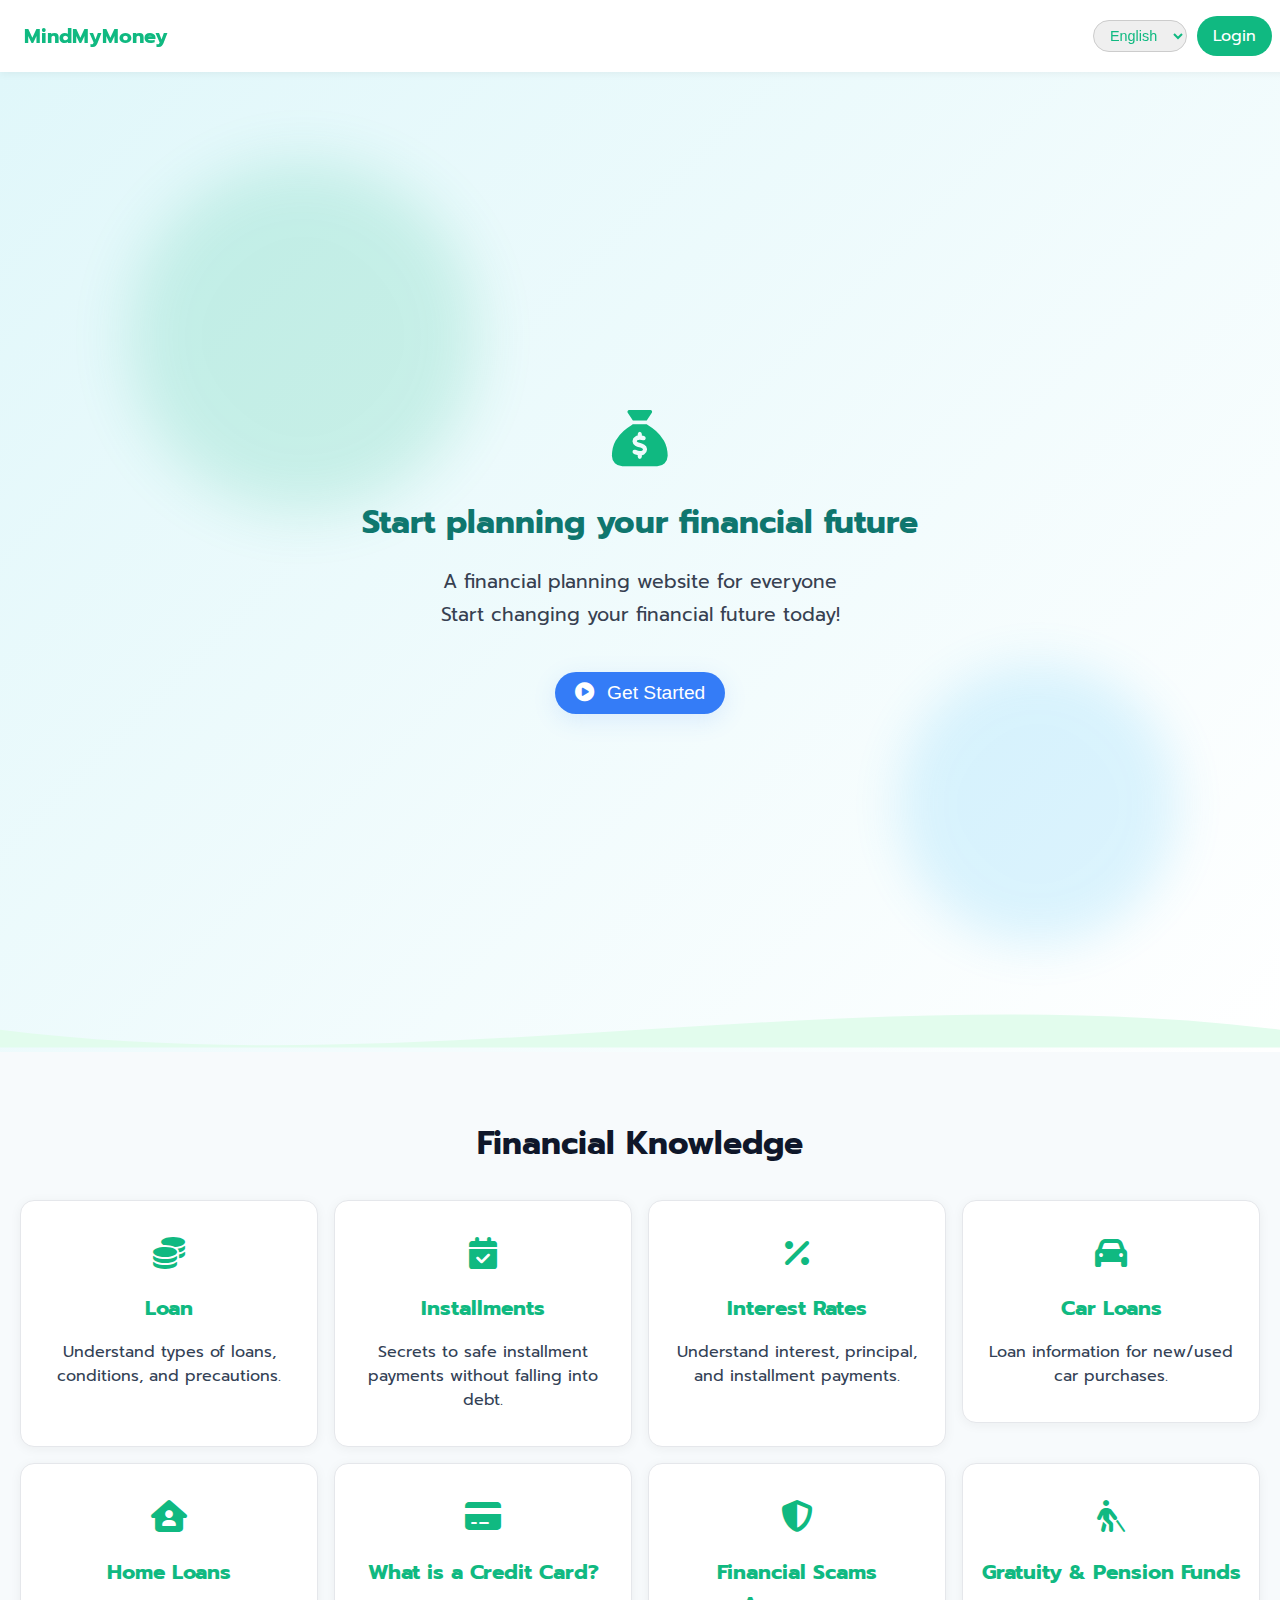
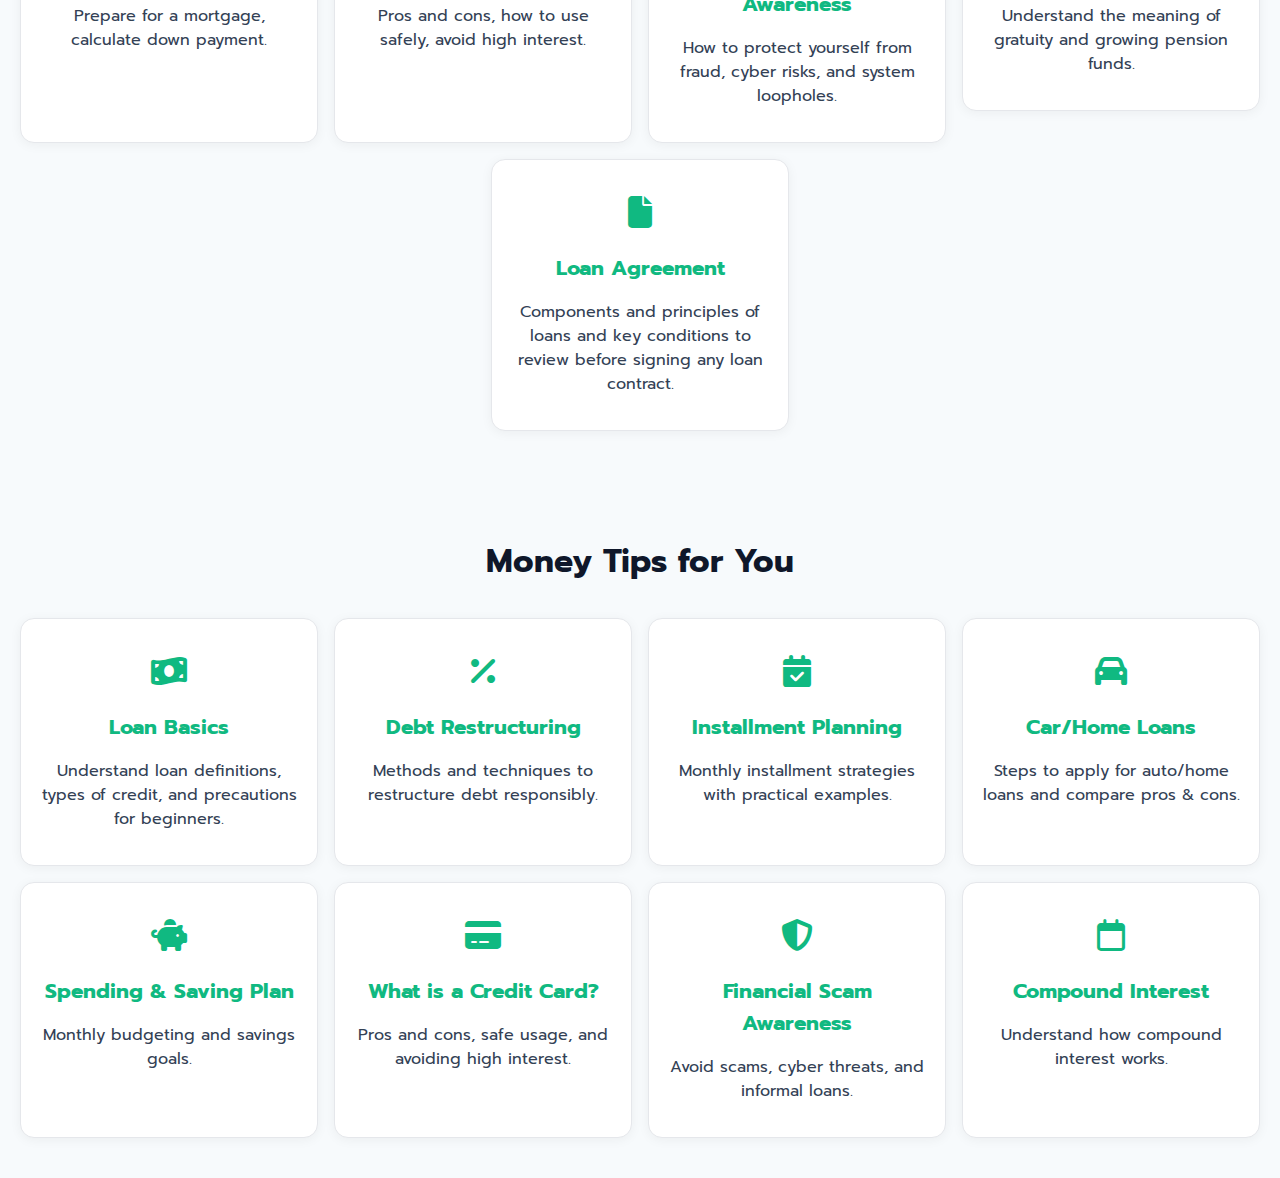
<file: index.html>
<!DOCTYPE html>
<html lang="en">
<head>
  <meta charset="utf-8"/>
  <meta content="width=device-width, initial-scale=1" name="viewport"/>
  <title>MindMyMoney</title>
  <link href="https://cdnjs.cloudflare.com/ajax/libs/font-awesome/6.5.0/css/all.min.css" rel="stylesheet"/>
  <link href="https://fonts.googleapis.com/css2?family=Prompt&display=swap" rel="stylesheet"/>
  <link href="styles.css" rel="stylesheet"/>
  <style>
    body { font-family:'Prompt',sans-serif; margin:0; background:#f7fafb; color:#1f2937; }
    .navbar { background:#fff; padding:16px 24px; display:flex; align-items:center; gap:12px; box-shadow:0 2px 8px rgba(0,0,0,.05); position:sticky; top:0; z-index:10; }
    .logo { color:#10b981; margin:0; font-size:1.25rem; }
    .login-button { background:#10b981; color:#fff; border:none; border-radius:20px; padding:8px 16px; cursor:pointer; }
    .hero { min-height:58vh; display:flex; align-items:center; justify-content:center; text-align:center; background:linear-gradient(135deg,#e0f7fa,#ffffff); padding:40px 16px; position:relative; overflow:hidden; }
    .hero-icon { font-size:56px; color:#10b981; }
    .hero-headline { font-size:2rem; margin:12px 0 8px; color:#0f766e; }
    .hero-subtitle { color:#374151; line-height:1.7; }
    .hero-btn { background:#347cf7; color:#fff; border:none; border-radius:9999px; padding:10px 20px; margin-top:16px; cursor:pointer; }
    .knowledge-section { padding:40px 16px; }
    .knowledge-section h2 { text-align:center; color:#0f172a; }
    .knowledge-cards { display:flex; flex-wrap:wrap; gap:16px; justify-content:center; margin-top:18px; }
    .knowledge-card { background:#fff; border:1px solid #e5e7eb; border-radius:14px; padding:18px; width:260px; box-shadow:0 2px 12px rgba(0,0,0,.05); transition:transform .15s ease; }
    .knowledge-card:hover { transform:translateY(-3px); }
    .center-icon { text-align:center; margin:18px 0 6px; }
    a.card-link { text-decoration:none; color:inherit; }
  </style>
</head>
<body>

  <!-- Navbar -->
  <header class="navbar">
    <h1 class="logo" id="logo" data-i18n="brand.name">MindMyMoney</h1>
    <div style="margin-left:auto; display:flex; align-items:center; gap:10px;">
      <select id="language-select" onchange="applyLanguage()" style="padding:6px 12px; border-radius:20px; border:1px solid #ccc; font-size:.9rem; color:#10b981;">
        <option value="en" selected>English</option>
        <option value="th">ไทย</option>
      </select>
      <a href="login.html"><button class="login-button" id="login-button" data-i18n="nav.login">Login</button></a>
    </div>
  </header>

  <!-- Hero Section -->
  <section class="hero" id="home">
    <div class="hero-content">
      <i class="fas fa-sack-dollar hero-icon"></i>
      <h1 class="hero-headline" id="hero-headline" data-i18n="hero.headline">Start planning your financial future</h1>
      <p class="hero-subtitle" id="hero-subtitle" data-i18n="hero.subtitle">
        A financial planning website for everyone<br>Start changing your financial future today!
      </p>

      <!-- CHANGED: ชี้ไปที่ dashboard.php -->
      <a href="dashboard.php">
        <button class="hero-btn" id="hero-btn">
          <i class="fas fa-play-circle" style="margin-right:8px;"></i>
          <span data-i18n="hero.cta">Get Started</span>
        </button>
      </a>
      <!-- /CHANGED -->
    </div>
    <svg class="hero-wave" viewBox="0 0 1440 80" fill="none" xmlns="http://www.w3.org/2000/svg" style="position:absolute;bottom:0;left:0;width:100%;height:80px">
      <path d="M0 60C 480 120, 960 0, 1440 60L1440 80L0 80Z" fill="#e2fced"/>
    </svg>
  </section>

  <!-- Knowledge Section 1 -->
  <section class="knowledge-section">
    <h2 id="know-title" data-i18n="section1.title">Financial Knowledge</h2>
    <div class="knowledge-cards">
      <div class="knowledge-card">
        <div class="center-icon"><i class="fas fa-coins fa-2x" style="color:#10b981;"></i></div>
        <h3 data-i18n="cards.loan.title">Loan</h3>
        <p data-i18n="cards.loan.body">Understand types of loans, conditions, and precautions.</p>
      </div>
      <div class="knowledge-card">
        <div class="center-icon"><i class="fas fa-calendar-check fa-2x" style="color:#10b981;"></i></div>
        <h3 data-i18n="cards.installments.title">Installments</h3>
        <p data-i18n="cards.installments.body">Secrets to safe installment payments without falling into debt.</p>
      </div>
      <div class="knowledge-card">
        <div class="center-icon"><i class="fas fa-percent fa-2x" style="color:#10b981;"></i></div>
        <h3 data-i18n="cards.interestRates.title">Interest Rates</h3>
        <p data-i18n="cards.interestRates.body">Understand interest, principal, and installment payments.</p>
      </div>
      <a class="card-link" href="car-loan.html">
      <div class="knowledge-card">
        <div class="center-icon"><i class="fas fa-car fa-2x" style="color:#10b981;"></i></div>
        <h3 data-i18n="cards.carLoans.title">Car Loans</h3>
        <p data-i18n="cards.carLoans.body">Loan information for new/used car purchases.</p>
      </div>
      </a>
      <div class="knowledge-card">
        <div class="center-icon"><i class="fas fa-house-user fa-2x" style="color:#10b981;"></i></div>
        <h3 data-i18n="cards.homeLoans.title">Home Loans</h3>
        <p data-i18n="cards.homeLoans.body">Prepare for a mortgage, calculate down payment.</p>
      </div>
      <div class="knowledge-card">
        <div class="center-icon"><i class="fas fa-credit-card fa-2x" style="color:#10b981;"></i></div>
        <h3 data-i18n="cards.creditCard.title">What is a Credit Card?</h3>
        <p data-i18n="cards.creditCard.body">Pros and cons, how to use safely, avoid high interest.</p>
      </div>
      <div class="knowledge-card">
        <div class="center-icon"><i class="fas fa-shield-alt fa-2x" style="color:#10b981;"></i></div>
        <h3 data-i18n="cards.scamAwareness.title">Financial Scams Awareness</h3>
        <p data-i18n="cards.scamAwareness.body">How to protect yourself from fraud, cyber risks, and system loopholes.</p>
      </div>
      <a class="card-link" href="pension.html">
        <div class="knowledge-card">
          <div class="center-icon"><i class="fa-solid fa-person-walking-with-cane fa-2x" style="color:#10b981;"></i></div>
          <h3 style="color:#10b981;" data-i18n="cards.pensionFunds.title">Gratuity & Pension Funds</h3>
          <p data-i18n="cards.pensionFunds.body">Understand the meaning of gratuity and growing pension funds.</p>
        </div>
      </a>
      <a class="card-link" href="agreement.html">
        <div class="knowledge-card">
          <div class="center-icon"><i class="fa-solid fa-file fa-2x" style="color:#10b981;"></i></div>
          <h3 style="color:#10b981;" data-i18n="cards.loanAgreement.title">Loan Agreement</h3>
          <p data-i18n="cards.loanAgreement.body">Components and principles of loans and key conditions to review before signing any loan contract.</p>
        </div>
      </a>
    </div>
  </section>

  <!-- Knowledge Section 2 -->
  <section class="knowledge-section">
    <h2 id="know-title-2" data-i18n="section2.title">Money Tips for You</h2>
    <div class="knowledge-cards">
      <div class="knowledge-card">
        <div class="center-icon"><i class="fas fa-money-bill-wave fa-2x" style="color:#10b981;"></i></div>
        <h3 data-i18n="cards.loanBasics.title">Loan Basics</h3>
        <p data-i18n="cards.loanBasics.body">Understand loan definitions, types of credit, and precautions for beginners.</p>
      </div>
      <div class="knowledge-card">
        <div class="center-icon"><i class="fas fa-percent fa-2x" style="color:#10b981;"></i></div>
        <h3 data-i18n="cards.debtRestructuring.title">Debt Restructuring</h3>
        <p data-i18n="cards.debtRestructuring.body">Methods and techniques to restructure debt responsibly.</p>
      </div>
      <div class="knowledge-card">
        <div class="center-icon"><i class="fas fa-calendar-check fa-2x" style="color:#10b981;"></i></div>
        <h3 data-i18n="cards.installmentPlanning.title">Installment Planning</h3>
        <p data-i18n="cards.installmentPlanning.body">Monthly installment strategies with practical examples.</p>
      </div>
      <div class="knowledge-card">
        <div class="center-icon"><i class="fas fa-car fa-2x" style="color:#10b981;"></i></div>
        <h3 data-i18n="cards.carHomeLoans.title">Car/Home Loans</h3>
        <p data-i18n="cards.carHomeLoans.body">Steps to apply for auto/home loans and compare pros & cons.</p>
      </div>
      <div class="knowledge-card">
        <div class="center-icon"><i class="fas fa-piggy-bank fa-2x" style="color:#10b981;"></i></div>
        <h3 data-i18n="cards.spendingSaving.title">Spending & Saving Plan</h3>
        <p data-i18n="cards.spendingSaving.body">Monthly budgeting and savings goals.</p>
      </div>
      <div class="knowledge-card">
        <div class="center-icon"><i class="fas fa-credit-card fa-2x" style="color:#10b981;"></i></div>
        <h3 data-i18n="cards.creditCard2.title">What is a Credit Card?</h3>
        <p data-i18n="cards.creditCard2.body">Pros and cons, safe usage, and avoiding high interest.</p>
      </div>
      <div class="knowledge-card">
        <div class="center-icon"><i class="fas fa-shield-alt fa-2x" style="color:#10b981;"></i></div>
        <h3 data-i18n="cards.scamAwareness2.title">Financial Scam Awareness</h3>
        <p data-i18n="cards.scamAwareness2.body">Avoid scams, cyber threats, and informal loans.</p>
      </div>
      <div class="knowledge-card">
        <div class="center-icon"><i class="fa-regular fa-calendar fa-2x" style="color:#10b981;"></i></div>
        <h3 data-i18n="cards.compoundInterest.title">Compound Interest</h3>
        <p data-i18n="cards.compoundInterest.body">Understand how compound interest works.</p>
      </div>
    </div>
  </section>

  <!-- Language Script -->
  <!-- Language Script -->
<script>
  // === Dictionary: EN & TH ===
  const I18N = {
    en: {
      "brand.name": "MindMyMoney",
      "nav.login": "Login",

      "hero.headline": "Start planning your financial future",
      "hero.subtitle": "A financial planning website for everyone<br>Start changing your financial future today!",
      "hero.cta": "Get Started",

      "section1.title": "Financial Knowledge",
      "cards.loan.title": "Loan",
      "cards.loan.body": "Understand types of loans, conditions, and precautions.",
      "cards.installments.title": "Installments",
      "cards.installments.body": "Secrets to safe installment payments without falling into debt.",
      "cards.interestRates.title": "Interest Rates",
      "cards.interestRates.body": "Understand interest, principal, and installment payments.",
      "cards.carLoans.title": "Car Loans",
      "cards.carLoans.body": "Loan information for new/used car purchases.",
      "cards.homeLoans.title": "Home Loans",
      "cards.homeLoans.body": "Prepare for a mortgage, calculate down payment.",
      "cards.creditCard.title": "What is a Credit Card?",
      "cards.creditCard.body": "Pros and cons, how to use safely, avoid high interest.",
      "cards.scamAwareness.title": "Financial Scams Awareness",
      "cards.scamAwareness.body": "How to protect yourself from fraud, cyber risks, and system loopholes.",
      "cards.pensionFunds.title": "Gratuity & Pension Funds",
      "cards.pensionFunds.body": "Understand the meaning of gratuity and growing pension funds.",
      "cards.loanAgreement.title": "Loan Agreement",
      "cards.loanAgreement.body": "Components and principles of loans and key conditions to review before signing any loan contract.",

      "section2.title": "Money Tips for You",
      "cards.loanBasics.title": "Loan Basics",
      "cards.loanBasics.body": "Understand loan definitions, types of credit, and precautions for beginners.",
      "cards.debtRestructuring.title": "Debt Restructuring",
      "cards.debtRestructuring.body": "Methods and techniques to restructure debt responsibly.",
      "cards.installmentPlanning.title": "Installment Planning",
      "cards.installmentPlanning.body": "Monthly installment strategies with practical examples.",
      "cards.carHomeLoans.title": "Car/Home Loans",
      "cards.carHomeLoans.body": "Steps to apply for auto/home loans and compare pros & cons.",
      "cards.spendingSaving.title": "Spending & Saving Plan",
      "cards.spendingSaving.body": "Monthly budgeting and savings goals.",
      "cards.creditCard2.title": "What is a Credit Card?",
      "cards.creditCard2.body": "Pros and cons, safe usage, and avoiding high interest.",
      "cards.scamAwareness2.title": "Financial Scam Awareness",
      "cards.scamAwareness2.body": "Avoid scams, cyber threats, and informal loans.",
      "cards.compoundInterest.title": "Compound Interest",
      "cards.compoundInterest.body": "Understand how compound interest works."
    },

    th: {
      "brand.name": "MindMyMoney",
      "nav.login": "เข้าสู่ระบบ",

      "hero.headline": "เริ่มวางแผนการเงินเพื่ออนาคตของคุณ",
      "hero.subtitle": "เว็บไซต์วางแผนการเงินสำหรับทุกคน<br>เริ่มเปลี่ยนอนาคตทางการเงินของคุณได้ตั้งแต่วันนี้!",
      "hero.cta": "เริ่มต้นใช้งาน",

      "section1.title": "คลังความรู้การเงิน",
      "cards.loan.title": "เงินกู้",
      "cards.loan.body": "ทำความเข้าใจประเภทเงินกู้ เงื่อนไข และข้อควรระวัง",
      "cards.installments.title": "ผ่อนชำระ",
      "cards.installments.body": "เคล็ดลับผ่อนให้ปลอดภัย ไม่ตกหลุมหนี้",
      "cards.interestRates.title": "อัตราดอกเบี้ย",
      "cards.interestRates.body": "ทำความเข้าใจดอกเบี้ย เงินต้น และค่างวด",
      "cards.carLoans.title": "สินเชื่อรถ",
      "cards.carLoans.body": "ข้อมูลกู้ซื้อรถใหม่/มือสอง",
      "cards.homeLoans.title": "สินเชื่อบ้าน",
      "cards.homeLoans.body": "เตรียมตัวกู้บ้าน คำนวณเงินดาวน์",
      "cards.creditCard.title": "บัตรเครดิตคืออะไร?",
      "cards.creditCard.body": "ข้อดีข้อเสีย วิธีใช้ให้ปลอดภัย เลี่ยงดอกเบี้ยสูง",
      "cards.scamAwareness.title": "รู้เท่าทันมิจฉาชีพการเงิน",
      "cards.scamAwareness.body": "วิธีป้องกันการฉ้อโกง ความเสี่ยงไซเบอร์ และช่องโหว่ระบบ",
      "cards.pensionFunds.title": "บำเหน็จ & บำนาญ",
      "cards.pensionFunds.body": "เข้าใจความหมายของบำเหน็จและการเติบโตของกองทุนบำนาญ",
      "cards.loanAgreement.title": "สัญญาเงินกู้",
      "cards.loanAgreement.body": "องค์ประกอบ หลักการ และเงื่อนไขสำคัญที่ควรตรวจสอบก่อนลงนาม",

      "section2.title": "ทริคการเงินสำหรับคุณ",
      "cards.loanBasics.title": "พื้นฐานสินเชื่อ",
      "cards.loanBasics.body": "ความหมายสินเชื่อ ประเภทของเครดิต และข้อควรระวังสำหรับมือใหม่",
      "cards.debtRestructuring.title": "ปรับโครงสร้างหนี้",
      "cards.debtRestructuring.body": "วิธีและเทคนิคปรับหนี้อย่างรับผิดชอบ",
      "cards.installmentPlanning.title": "วางแผนค่างวด",
      "cards.installmentPlanning.body": "กลยุทธ์ผ่อนรายเดือนพร้อมตัวอย่างใช้งานจริง",
      "cards.carHomeLoans.title": "สินเชื่อรถ/บ้าน",
      "cards.carHomeLoans.body": "ขั้นตอนยื่นกู้และเทียบข้อดี‑ข้อเสีย",
      "cards.spendingSaving.title": "แผนใช้จ่าย & ออม",
      "cards.spendingSaving.body": "วางงบรายเดือนและเป้าหมายเงินออม",
      "cards.creditCard2.title": "บัตรเครดิตคืออะไร?",
      "cards.creditCard2.body": "ข้อดีข้อเสีย วิธีใช้ให้ปลอดภัย และเลี่ยงดอกเบี้ยสูง",
      "cards.scamAwareness2.title": "รู้เท่าทันมิจฉาชีพการเงิน",
      "cards.scamAwareness2.body": "หลีกเลี่ยงมิจฉาชีพ ภัยไซเบอร์ และหนี้นอกระบบ",
      "cards.compoundInterest.title": "ดอกเบี้ยทบต้น",
      "cards.compoundInterest.body": "ทำความเข้าใจการทำงานของดอกเบี้ยทบต้น"
    }
  };

  // === Apply language ===
  function applyLanguage() {
    const select = document.getElementById("language-select");
    const lang = (select && select.value) || "en";
    const dict = I18N[lang] || I18N.en;

    document.querySelectorAll("[data-i18n]").forEach(el => {
      const key = el.getAttribute("data-i18n");
      const val = dict[key];
      if (typeof val === "string") el.innerHTML = val;
    });

    document.documentElement.lang = lang;
    document.title = "MindMyMoney";

    // persist for other pages / sessions
    localStorage.setItem("language", lang);
    localStorage.setItem("lang", lang);
  }

  // === Initialize: use saved language if any ===
  document.addEventListener("DOMContentLoaded", () => {
    const saved = localStorage.getItem("lang") || localStorage.getItem("language") || "en";
    const select = document.getElementById("language-select");
    if (select) select.value = saved;
    applyLanguage();
  });
</script>
</file>
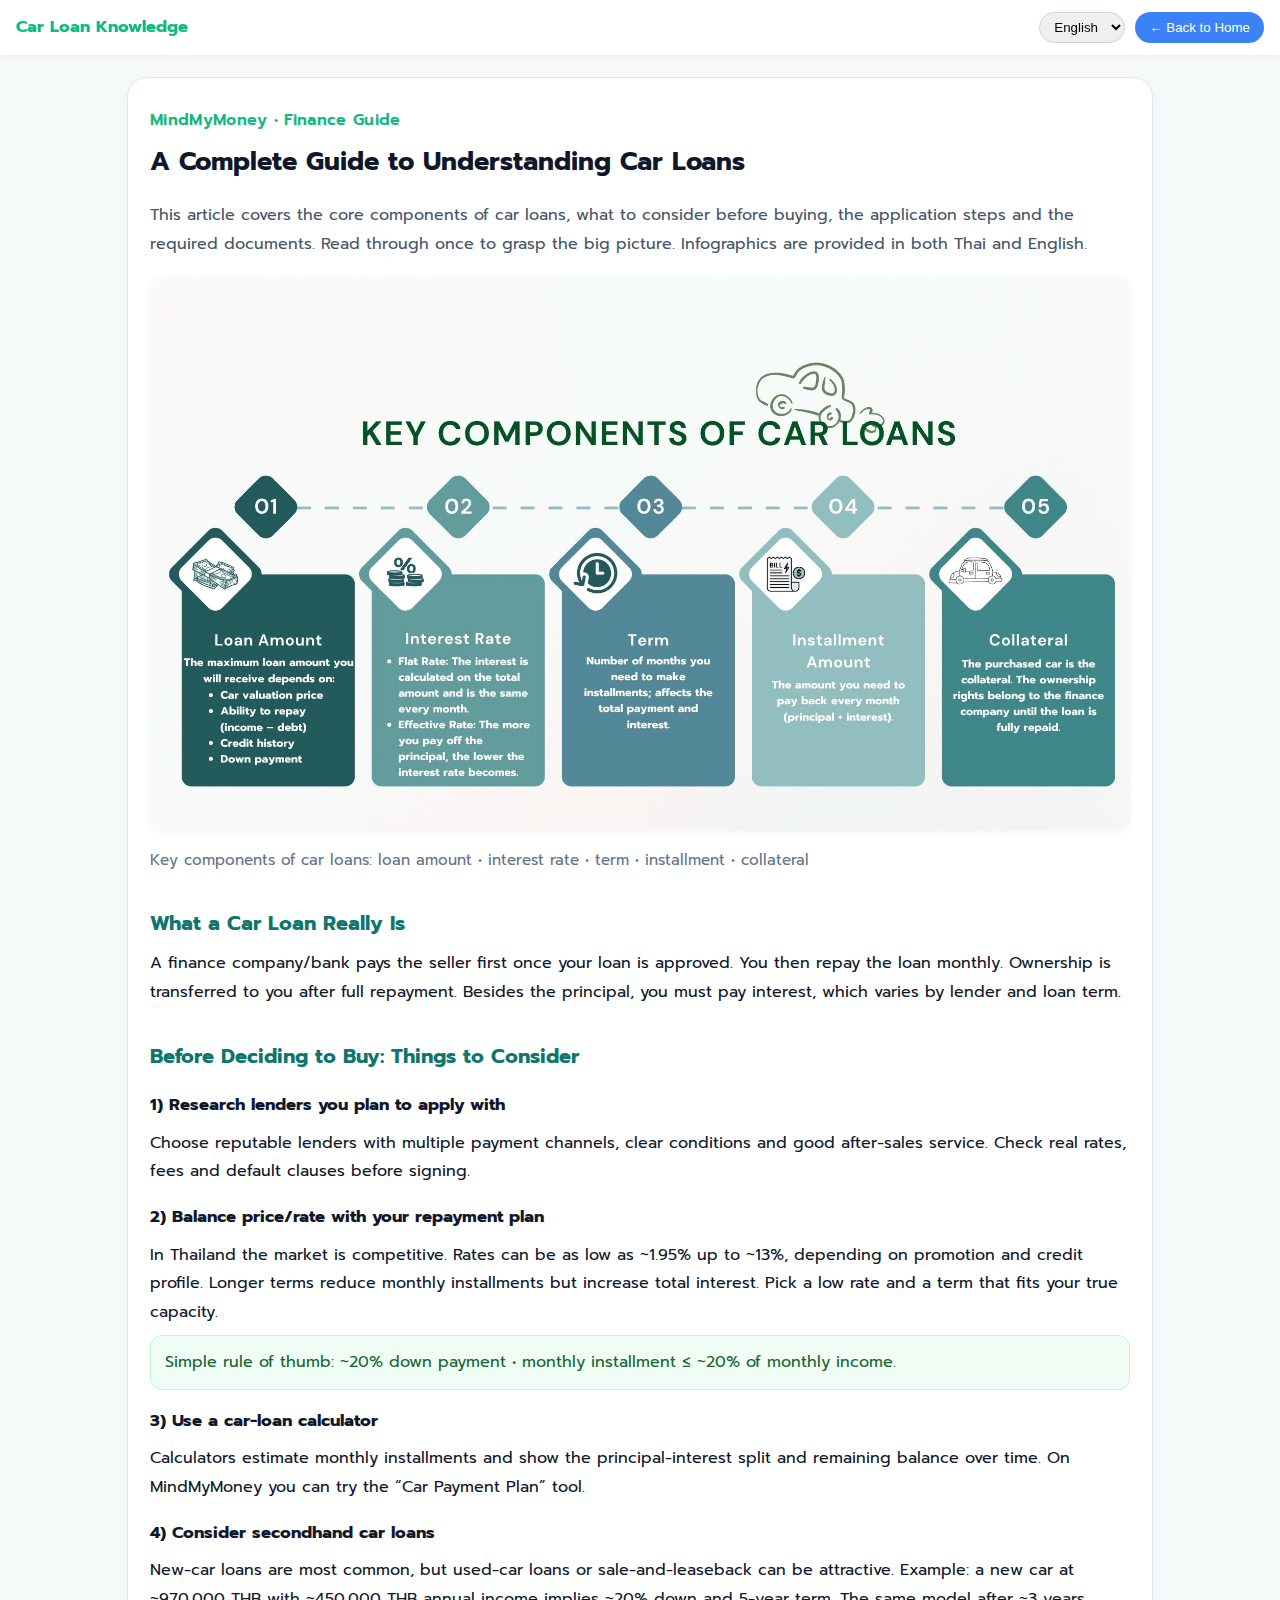
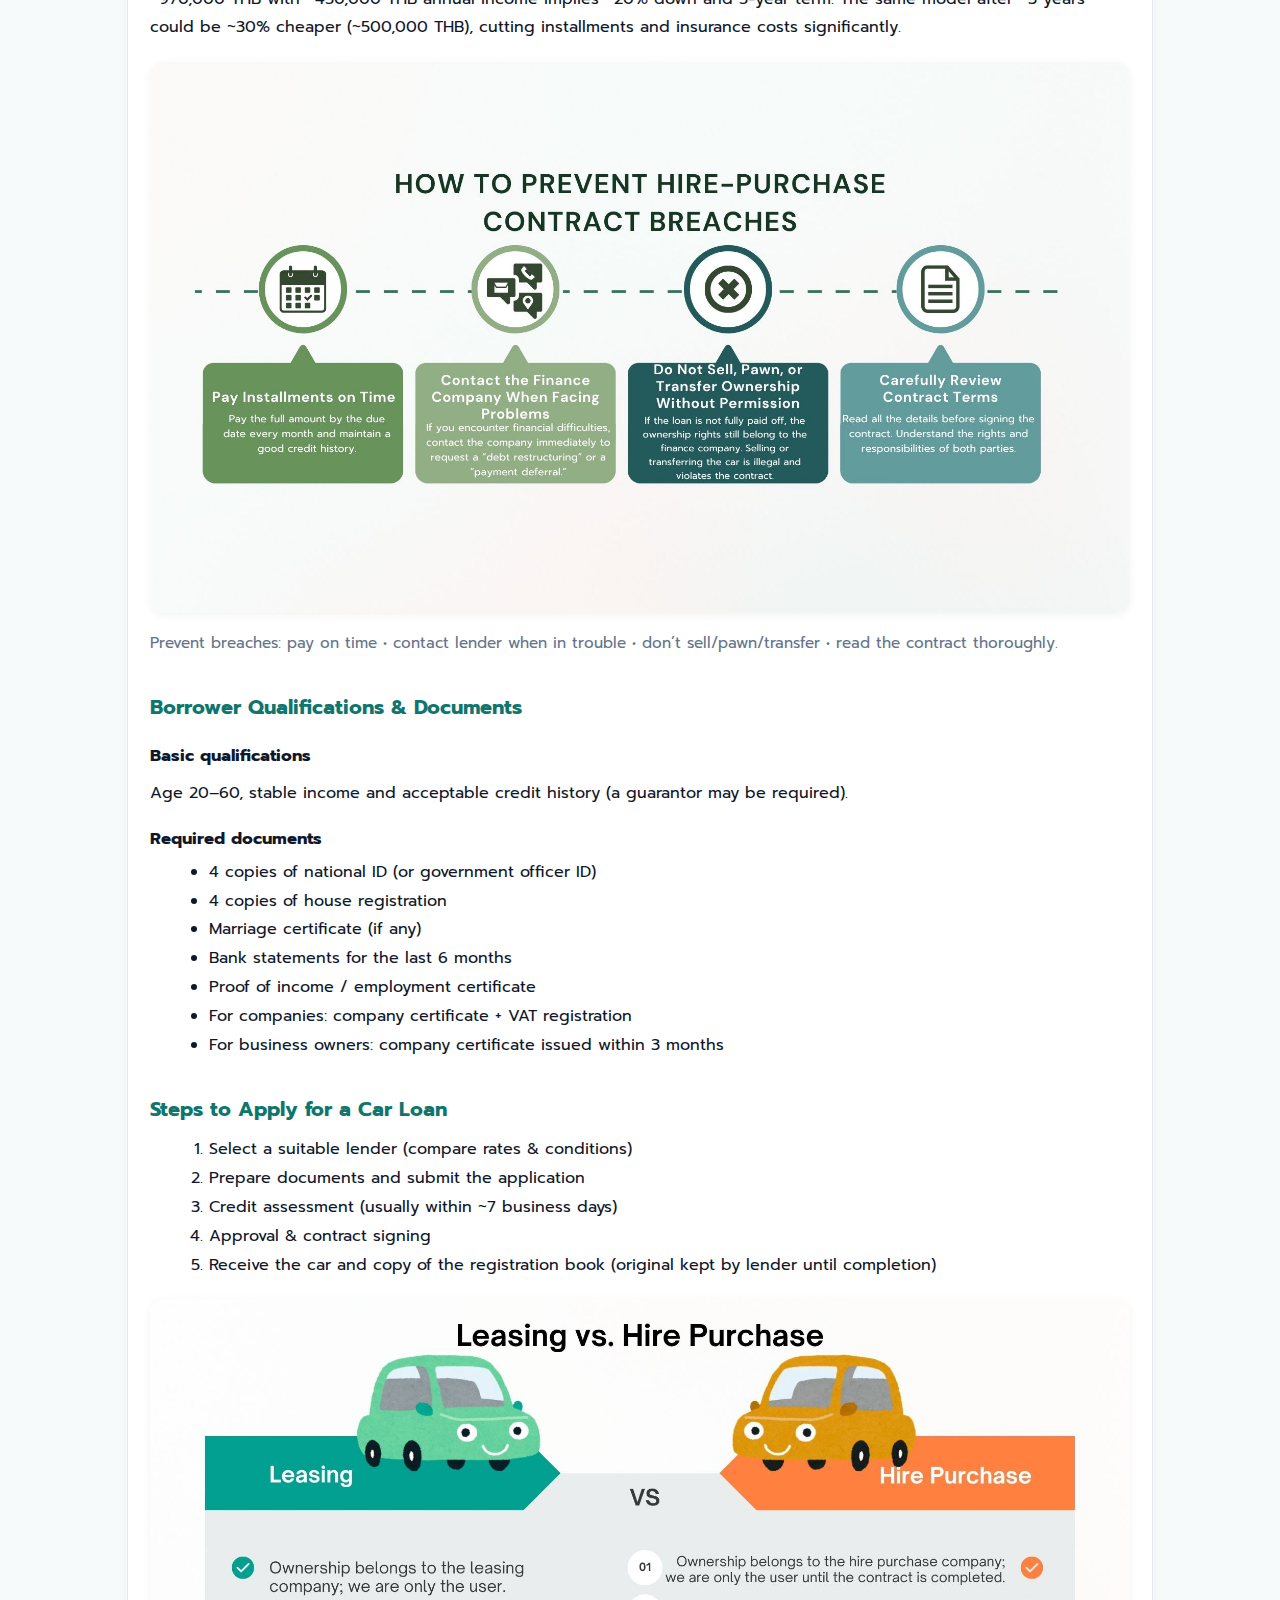
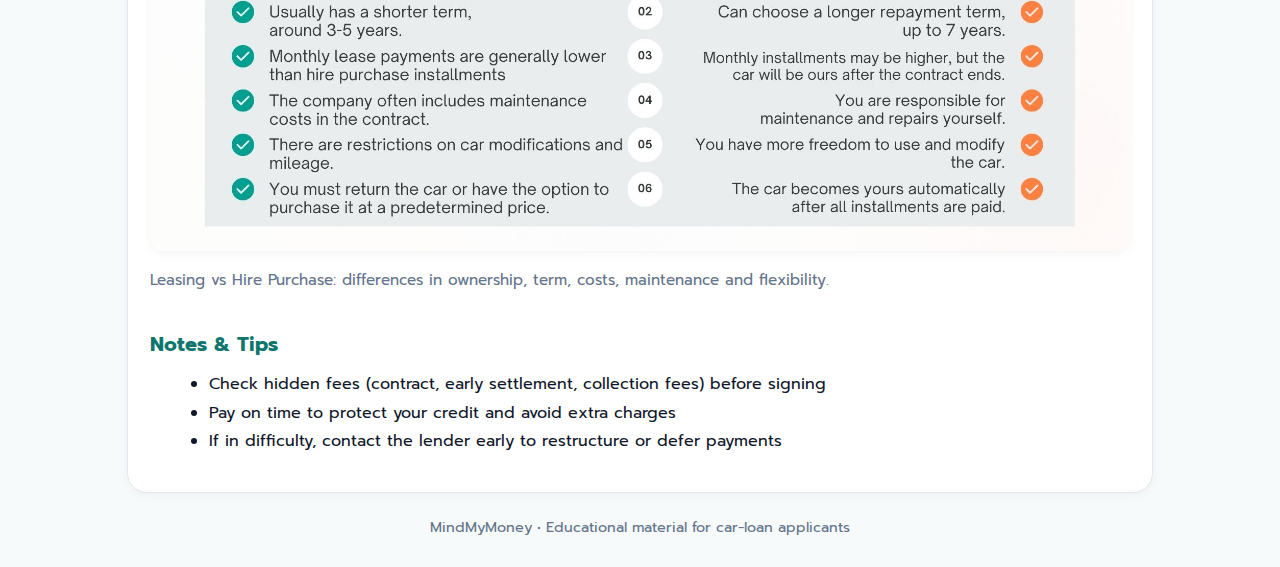
<file: car-loan.html>
<!DOCTYPE html>
<html lang="th">
<head>
  <meta charset="UTF-8" />
  <meta name="viewport" content="width=device-width, initial-scale=1"/>
  <title>ความรู้สินเชื่อรถยนต์ | MindMyMoney</title>
  <link href="https://fonts.googleapis.com/css2?family=Prompt:wght@300;400;600&display=swap" rel="stylesheet"/>
  <style>
    :root{
      --brand:#10b981;
      --ink:#0f172a;
      --muted:#475569;
      --paper:#ffffff;
      --bg:#f7fafb;
      --accent:#3b82f6;
    }
    html,body{margin:0}
    body{font-family:'Prompt',sans-serif;background:var(--bg);color:var(--ink);line-height:1.8}
    /* Navbar */
    .navbar{position:sticky;top:0;z-index:10;background:#fff;box-shadow:0 2px 8px rgba(0,0,0,.06);
      display:flex;align-items:center;gap:12px;padding:12px 16px}
    .brand{margin:0;color:var(--brand);font-weight:700;font-size:1.05rem}
    .nav-right{margin-left:auto;display:flex;gap:10px;align-items:center}
    .lang{padding:6px 10px;border:1px solid #cbd5e1;border-radius:9999px}
    .btn{background:var(--accent);color:#fff;border:none;border-radius:9999px;padding:8px 14px;cursor:pointer}
    /* Article */
    .article{max-width:980px;margin:22px auto;background:var(--paper);border:1px solid #e2e8f0;border-radius:20px;
      padding:28px 22px;box-shadow:0 2px 12px rgba(0,0,0,.04)}
    .kicker{color:var(--brand);font-weight:600;letter-spacing:.02em}
    h1{font-size:1.6rem;margin:.25rem 0 1rem}
    h2{font-size:1.25rem;margin:2rem 0 .5rem;color:#0f766e}
    h3{font-size:1.05rem;margin:1rem 0 .25rem}
    p{margin:.5rem 0;color:var(--ink)}
    .muted{color:var(--muted)}
    .figure{margin:20px 0}
    .figure img{width:100%;height:auto;border-radius:14px;box-shadow:0 2px 10px rgba(0,0,0,.05)}
    .figure .cap{font-size:.95rem;color:#64748b;margin-top:6px}
    ul,ol{margin:.25rem 0 .5rem 1.2rem}
    .tip{background:#f0fdf4;border:1px solid #bbf7d0;color:#166534;padding:12px 14px;border-radius:12px}
    footer{max-width:980px;margin:14px auto 26px;text-align:center;color:#64748b;font-size:.9rem}
  </style>
</head>
<body>
  <!-- Navbar -->
  <div class="navbar">
    <div class="brand" id="brand">ความรู้สินเชื่อรถยนต์</div>
    <div class="nav-right">
      <select id="lang" class="lang" onchange="applyLang()">
        <option value="th">ไทย</option>
        <option value="en">English</option>
      </select>
      <button class="btn" id="backBtn" onclick="location.href='index.html'">← กลับหน้าแรก</button>
    </div>
  </div>

  <!-- Article -->
  <article class="article">
    <div class="kicker" id="kicker">MindMyMoney • Car Finance Guide</div>
    <h1 id="title">คู่มือทำความเข้าใจสินเชื่อรถยนต์แบบครบถ้วน</h1>
    <p id="intro" class="muted">
      บทความนี้สรุปตั้งแต่ส่วนประกอบของสินเชื่อรถยนต์ การเตรียมตัวก่อนตัดสินใจ ไปจนถึงขั้นตอนและเอกสารที่ใช้จริง
      อ่านรวดเดียวเข้าใจภาพรวมทั้งหมด และมีภาพประกอบให้ดูง่ายทั้งภาษาไทยและอังกฤษ
    </p>

    <!-- ภาพ 1: Components -->
    <div class="figure">
      <img id="img1" src="6.jpg" alt="ส่วนประกอบสำคัญของสินเชื่อรถยนต์">
      <div class="cap" id="cap1">ส่วนประกอบสำคัญของสินเชื่อรถยนต์: วงเงินกู้ • ดอกเบี้ย • ระยะเวลา • ค่างวด • หลักประกัน</div>
    </div>

    <h2 id="h_overview">ภาพรวมสินเชื่อรถยนต์คืออะไร</h2>
    <p id="p_overview_1">
      สถาบันการเงินเป็นผู้ให้บริการสินเชื่อรถยนต์ เมื่อผู้ซื้อขอสินเชื่อและได้รับอนุมัติ ธนาคาร/ไฟแนนซ์จะชำระเงินให้ผู้ขายก่อน
      ผู้ซื้อจึงทำสัญญาผ่อนชำระรายเดือน เมื่อผ่อนครบจึงโอนกรรมสิทธิ์เป็นของผู้ซื้อ
      นอกจากเงินต้น ผู้ซื้อยังต้องชำระดอกเบี้ยซึ่งแตกต่างกันไปตามสถาบันการเงินและระยะเวลาการผ่อน
    </p>

    <h2 id="h_before">ก่อนตัดสินใจซื้อรถ: สิ่งที่ควรพิจารณา</h2>
    <h3 id="h_bank">1) ศึกษาสถาบันการเงินที่ต้องการขอสินเชื่อ</h3>
    <p id="p_bank">
      เลือกสถาบันที่มีความน่าเชื่อถือ มีช่องทางชำระเงินหลากหลาย บริการหลังการขายดี และระบุข้อมูลเงื่อนไขชัดเจน
      ตรวจสอบรีวิวอัตราดอกเบี้ยจริง ค่าธรรมเนียม และเงื่อนไขผิดนัดชำระก่อนตัดสินใจ
    </p>

    <h3 id="h_rate">2) พิจารณาราคา/ดอกเบี้ยให้เหมาะกับแผนของคุณ</h3>
    <p id="p_rate_1">
      ตลาดสินเชื่อรถมีการแข่งขันสูง อัตราดอกเบี้ยอาจต่ำราว 1.95% จนถึงราว 13% ขึ้นกับโปรโมชันและเครดิตผู้กู้
      โดยทั่วไปหากเลือกระยะเวลาผ่อนยาว ค่างวดจะต่ำลงแต่ดอกเบี้ยรวมสูงขึ้น
      ควรเลือกอัตราดอกเบี้ยต่ำและระยะเวลาที่เหมาะสมกับกำลังผ่อนจริง
    </p>
    <div class="tip" id="tip_20rule">
      กฎง่าย ๆ ที่ช่วยคุมความเสี่ยง: วางเงินดาวน์ราว 20% • ค่างวดต่อเดือนควรไม่เกิน ~20% ของรายได้ต่อเดือน
    </div>

    <h3 id="h_calc">3) ใช้โปรแกรมคำนวณสินเชื่อรถยนต์</h3>
    <p id="p_calc_1">
      เครื่องคำนวณช่วยประเมินค่างวดต่อเดือนโดยประมาณ พร้อมเห็นสัดส่วนเงินต้น‑ดอกเบี้ย และยอดคงเหลือในช่วงอายุสัญญา
      บนเว็บไซต์ MindMyMoney คุณสามารถไปที่เมนู “แผนการผ่อนรถ” เพื่อทดลองปรับตัวเลขได้ทันที
    </p>

    <h3 id="h_used">4) พิจารณาสินเชื่อรถมือสอง (อีกหนึ่งทางเลือก)</h3>
    <p id="p_used_1">
      ในไทย สินเชื่อรถใหม่พบมากที่สุด แต่สินเชื่อรถมือสองและสินเชื่อรูปแบบขายแล้วเช่าคืนก็เป็นทางเลือกที่น่าสนใจ
      ตัวอย่างเช่น หากรถใหม่ราคา ~970,000 บาท รายได้ ~450,000 บาท/ปี ต้องวางดาวน์ราว 20% และผ่อน 5 ปี
      ค่างวดควรไม่เกิน ~20% ของรายได้ต่อเดือน แต่ถ้าเลือกซื้อรถมือสองรุ่นเดียวกันหลังใช้งาน 3 ปี
      ราคามักลดลงราว 30% เหลือ ~500,000 บาท ช่วยลดภาระค่างวดและเบี้ยประกันลงได้มาก
    </p>

    <!-- ภาพ 2: Prevent breach -->
    <div class="figure">
      <img id="img2" src="7.jpg" alt="วิธีป้องกันการผิดสัญญาเช่าซื้อ">
      <div class="cap" id="cap2">วิธีป้องกันการผิดสัญญา: จ่ายตรงเวลา • ติดต่อไฟแนนซ์เมื่อมีปัญหา • ไม่ขาย/จำนำ/โอนสิทธิ์ • อ่านสัญญาให้ครบ</div>
    </div>

    <h2 id="h_require">คุณสมบัติผู้กู้ & เอกสารที่ใช้</h2>
    <h3 id="h_qual">คุณสมบัติพื้นฐาน</h3>
    <p id="p_qual">
      อายุ 20–60 ปี มีรายได้สม่ำเสมอ และประวัติสินเชื่อเหมาะสม (อาจมีผู้ค้ำกรณีรายได้ไม่ถึงเกณฑ์)
    </p>
    <h3 id="h_docs">เอกสารประกอบการกู้</h3>
    <ul id="ul_docs">
      <li>สำเนาบัตรประชาชนหรือบัตรข้าราชการ 4 ชุด</li>
      <li>สำเนาทะเบียนบ้าน 4 ชุด</li>
      <li>สำเนาทะเบียนสมรส (ถ้ามี)</li>
      <li>สมุดบัญชีเงินฝากย้อนหลัง 6 เดือน</li>
      <li>หลักฐานรายได้/หนังสือรับรองเงินเดือน</li>
      <li>กรณีนิติบุคคล: หนังสือรับรองบริษัท + ใบ ภ.พ.20</li>
      <li>เจ้าของกิจการ: หนังสือรับรองบริษัทอายุไม่เกิน 3 เดือน</li>
    </ul>

    <h2 id="h_steps">ขั้นตอนการขอสินเชื่อรถยนต์</h2>
    <ol id="ol_steps">
      <li>เลือกธนาคาร/ไฟแนนซ์ที่เหมาะสม (พิจารณาอัตราดอกเบี้ยและเงื่อนไข)</li>
      <li>เตรียมเอกสารและยื่นคำขอ</li>
      <li>ฝ่ายประเมินตรวจสอบ (โดยมากไม่เกิน ~7 วันทำการ)</li>
      <li>ได้รับผลอนุมัติและทำสัญญากู้</li>
      <li>รับรถยนต์และสำเนาทะเบียน (เล่มจริงอยู่กับไฟแนนซ์จนผ่อนครบ)</li>
    </ol>

    <!-- ภาพ 3: Leasing vs Hire purchase -->
    <div class="figure">
      <img id="img3" src="8.jpg" alt="ลิสซิ่ง vs เช่าซื้อ">
      <div class="cap" id="cap3">ลิสซิ่ง vs เช่าซื้อ: ความต่างด้านกรรมสิทธิ์ ระยะเวลา ค่าใช้จ่าย การดูแลรักษา และความยืดหยุ่น</div>
    </div>

    <h2 id="h_tips">ข้อควรรู้ & เคล็ดลับ</h2>
    <ul id="ul_tips">
      <li>เช็กค่าธรรมเนียมแฝง (ทำสัญญา, ปิดก่อนกำหนด, ค่าทวงถาม) ให้ครบก่อนเซ็น</li>
      <li>ผ่อนให้ตรงเวลาเพื่อรักษาเครดิต และป้องกันค่าใช้จ่ายส่วนเพิ่ม</li>
      <li>หากมีปัญหาการเงิน ให้รีบติดต่อไฟแนนซ์เพื่อปรับโครงสร้างหนี้/ขอพักชำระ</li>
    </ul>
  </article>

  <footer id="foot">MindMyMoney • เอกสารให้ความรู้สำหรับผู้ขอสินเชื่อรถยนต์</footer>

  <script>
    // ชุดรูปภาพภาษา TH/EN
    const IMG = {
      th: { comp:"6.jpg", prevent:"7.jpg", compare:"8.jpg" },
      en: { comp:"12.jpg", prevent:"14.jpg", compare:"16.jpg" }
    };

    // คำแปล (ข้อความยาวใช้ innerHTML)
    const T = {
      th: {
        brand:"ความรู้สินเชื่อรถยนต์",
        back:"← กลับหน้าแรก",
        kicker:"MindMyMoney • คู่มือการเงิน",
        title:"คู่มือทำความเข้าใจสินเชื่อรถยนต์แบบครบถ้วน",
        intro:"บทความนี้สรุปตั้งแต่ส่วนประกอบของสินเชื่อรถยนต์ การเตรียมตัวก่อนตัดสินใจ ไปจนถึงขั้นตอนและเอกสารที่ใช้จริง อ่านรวดเดียวเข้าใจภาพรวมทั้งหมด และมีภาพประกอบให้ดูง่ายทั้งภาษาไทยและอังกฤษ",
        cap1:"ส่วนประกอบสำคัญของสินเชื่อรถยนต์: วงเงินกู้ • ดอกเบี้ย • ระยะเวลา • ค่างวด • หลักประกัน",
        h_overview:"ภาพรวมสินเชื่อรถยนต์คืออะไร",
        p_overview_1:"สถาบันการเงินเป็นผู้ให้บริการสินเชื่อรถยนต์ เมื่อผู้ซื้อขอสินเชื่อและได้รับอนุมัติ ธนาคาร/ไฟแนนซ์จะชำระเงินให้ผู้ขายก่อน ผู้ซื้อจึงทำสัญญาผ่อนชำระรายเดือน เมื่อผ่อนครบจึงโอนกรรมสิทธิ์เป็นของผู้ซื้อ นอกจากเงินต้น ผู้ซื้อยังต้องชำระดอกเบี้ยซึ่งแตกต่างกันไปตามสถาบันการเงินและระยะเวลาการผ่อน",
        h_before:"ก่อนตัดสินใจซื้อรถ: สิ่งที่ควรพิจารณา",
        h_bank:"1) ศึกษาสถาบันการเงินที่ต้องการขอสินเชื่อ",
        p_bank:"เลือกสถาบันที่มีความน่าเชื่อถือ มีช่องทางชำระเงินหลากหลาย บริการหลังการขายดี และระบุข้อมูลเงื่อนไขชัดเจน ตรวจสอบรีวิวอัตราดอกเบี้ยจริง ค่าธรรมเนียม และเงื่อนไขผิดนัดชำระก่อนตัดสินใจ",
        h_rate:"2) พิจารณาราคา/ดอกเบี้ยให้เหมาะกับแผนของคุณ",
        p_rate_1:"ตลาดสินเชื่อรถมีการแข่งขันสูง อัตราดอกเบี้ยอาจต่ำราว 1.95% จนถึงราว 13% ขึ้นกับโปรโมชันและเครดิตผู้กู้ โดยทั่วไปหากเลือกระยะเวลาผ่อนยาว ค่างวดจะต่ำลงแต่ดอกเบี้ยรวมสูงขึ้น ควรเลือกอัตราดอกเบี้ยต่ำและระยะเวลาที่เหมาะสมกับกำลังผ่อนจริง",
        tip_20rule:"กฎง่าย ๆ ที่ช่วยคุมความเสี่ยง: วางเงินดาวน์ราว 20% • ค่างวดต่อเดือนควรไม่เกิน ~20% ของรายได้ต่อเดือน",
        h_calc:"3) ใช้โปรแกรมคำนวณสินเชื่อรถยนต์",
        p_calc_1:"เครื่องคำนวณช่วยประเมินค่างวดต่อเดือนโดยประมาณ พร้อมเห็นสัดส่วนเงินต้น‑ดอกเบี้ย และยอดคงเหลือในช่วงอายุสัญญา บนเว็บไซต์ MindMyMoney คุณสามารถไปที่เมนู “แผนการผ่อนรถ” เพื่อทดลองปรับตัวเลขได้ทันที",
        h_used:"4) พิจารณาสินเชื่อรถมือสอง (อีกหนึ่งทางเลือก)",
        p_used_1:"ในไทย สินเชื่อรถใหม่พบมากที่สุด แต่สินเชื่อรถมือสองและสินเชื่อรูปแบบขายแล้วเช่าคืนก็เป็นทางเลือกที่น่าสนใจ ตัวอย่างเช่น หากรถใหม่ราคา ~970,000 บาท รายได้ ~450,000 บาท/ปี ต้องวางดาวน์ราว 20% และผ่อน 5 ปี ค่างวดควรไม่เกิน ~20% ของรายได้ต่อเดือน แต่ถ้าเลือกซื้อรถมือสองรุ่นเดียวกันหลังใช้งาน 3 ปี ราคามักลดลงราว 30% เหลือ ~500,000 บาท ช่วยลดภาระค่างวดและเบี้ยประกันลงได้มาก",
        cap2:"วิธีป้องกันการผิดสัญญา: จ่ายตรงเวลา • ติดต่อไฟแนนซ์เมื่อมีปัญหา • ไม่ขาย/จำนำ/โอนสิทธิ์ • อ่านสัญญาให้ครบ",
        h_require:"คุณสมบัติผู้กู้ & เอกสารที่ใช้",
        h_qual:"คุณสมบัติพื้นฐาน",
        p_qual:"อายุ 20–60 ปี มีรายได้สม่ำเสมอ และประวัติสินเชื่อเหมาะสม (อาจมีผู้ค้ำกรณีรายได้ไม่ถึงเกณฑ์)",
        h_docs:"เอกสารประกอบการกู้",
        h_steps:"ขั้นตอนการขอสินเชื่อรถยนต์",
        cap3:"ลิสซิ่ง vs เช่าซื้อ: ความต่างด้านกรรมสิทธิ์ ระยะเวลา ค่าใช้จ่าย การดูแลรักษา และความยืดหยุ่น",
        h_tips:"ข้อควรรู้ & เคล็ดลับ",
        foot:"MindMyMoney • เอกสารให้ความรู้สำหรับผู้ขอสินเชื่อรถยนต์",
      },
      en: {
        brand:"Car Loan Knowledge",
        back:"← Back to Home",
        kicker:"MindMyMoney • Finance Guide",
        title:"A Complete Guide to Understanding Car Loans",
        intro:"This article covers the core components of car loans, what to consider before buying, the application steps and the required documents. Read through once to grasp the big picture. Infographics are provided in both Thai and English.",
        cap1:"Key components of car loans: loan amount • interest rate • term • installment • collateral",
        h_overview:"What a Car Loan Really Is",
        p_overview_1:"A finance company/bank pays the seller first once your loan is approved. You then repay the loan monthly. Ownership is transferred to you after full repayment. Besides the principal, you must pay interest, which varies by lender and loan term.",
        h_before:"Before Deciding to Buy: Things to Consider",
        h_bank:"1) Research lenders you plan to apply with",
        p_bank:"Choose reputable lenders with multiple payment channels, clear conditions and good after‑sales service. Check real rates, fees and default clauses before signing.",
        h_rate:"2) Balance price/rate with your repayment plan",
        p_rate_1:"In Thailand the market is competitive. Rates can be as low as ~1.95% up to ~13%, depending on promotion and credit profile. Longer terms reduce monthly installments but increase total interest. Pick a low rate and a term that fits your true capacity.",
        tip_20rule:"Simple rule of thumb: ~20% down payment • monthly installment ≤ ~20% of monthly income.",
        h_calc:"3) Use a car‑loan calculator",
        p_calc_1:"Calculators estimate monthly installments and show the principal‑interest split and remaining balance over time. On MindMyMoney you can try the “Car Payment Plan” tool.",
        h_used:"4) Consider secondhand car loans",
        p_used_1:"New‑car loans are most common, but used‑car loans or sale‑and‑leaseback can be attractive. Example: a new car at ~970,000 THB with ~450,000 THB annual income implies ~20% down and 5‑year term. The same model after ~3 years could be ~30% cheaper (~500,000 THB), cutting installments and insurance costs significantly.",
        cap2:"Prevent breaches: pay on time • contact lender when in trouble • don’t sell/pawn/transfer • read the contract thoroughly.",
        h_require:"Borrower Qualifications & Documents",
        h_qual:"Basic qualifications",
        p_qual:"Age 20–60, stable income and acceptable credit history (a guarantor may be required).",
        h_docs:"Required documents",
        h_steps:"Steps to Apply for a Car Loan",
        cap3:"Leasing vs Hire Purchase: differences in ownership, term, costs, maintenance and flexibility.",
        h_tips:"Notes & Tips",
        foot:"MindMyMoney • Educational material for car‑loan applicants",
      }
    };

    // อัปเดตข้อความรายการ (ใช้ innerHTML เพื่อเก็บ <li> เดิมใน TH ได้)
    function setListTH() {
      document.getElementById('ul_docs').innerHTML = `
        <li>สำเนาบัตรประชาชนหรือบัตรข้าราชการ 4 ชุด</li>
        <li>สำเนาทะเบียนบ้าน 4 ชุด</li>
        <li>สำเนาทะเบียนสมรส (ถ้ามี)</li>
        <li>สมุดบัญชีย้อนหลัง 6 เดือน</li>
        <li>หลักฐานรายได้/หนังสือรับรองเงินเดือน</li>
        <li>กรณีนิติบุคคล: หนังสือรับรองบริษัท + ใบ ภ.พ.20</li>
        <li>เจ้าของกิจการ: หนังสือรับรองบริษัทอายุไม่เกิน 3 เดือน</li>`;
      document.getElementById('ol_steps').innerHTML = `
        <li>เลือกธนาคาร/ไฟแนนซ์ที่เหมาะสม (พิจารณาอัตราดอกเบี้ยและเงื่อนไข)</li>
        <li>เตรียมเอกสารและยื่นคำขอ</li>
        <li>ฝ่ายประเมินตรวจสอบ (โดยมากไม่เกิน ~7 วันทำการ)</li>
        <li>ได้รับผลอนุมัติและทำสัญญากู้</li>
        <li>รับรถยนต์และสำเนาทะเบียน (เล่มจริงอยู่กับไฟแนนซ์จนผ่อนครบ)</li>`;
      document.getElementById('ul_tips').innerHTML = `
        <li>เช็กค่าธรรมเนียมแฝง (ทำสัญญา, ปิดก่อนกำหนด, ค่าทวงถาม) ให้ครบก่อนเซ็น</li>
        <li>ผ่อนให้ตรงเวลาเพื่อรักษาเครดิต และป้องกันค่าใช้จ่ายส่วนเพิ่ม</li>
        <li>หากมีปัญหาการเงิน ให้รีบติดต่อไฟแนนซ์เพื่อปรับโครงสร้างหนี้/ขอพักชำระ</li>`;
    }
    function setListEN() {
      document.getElementById('ul_docs').innerHTML = `
        <li>4 copies of national ID (or government officer ID)</li>
        <li>4 copies of house registration</li>
        <li>Marriage certificate (if any)</li>
        <li>Bank statements for the last 6 months</li>
        <li>Proof of income / employment certificate</li>
        <li>For companies: company certificate + VAT registration</li>
        <li>For business owners: company certificate issued within 3 months</li>`;
      document.getElementById('ol_steps').innerHTML = `
        <li>Select a suitable lender (compare rates & conditions)</li>
        <li>Prepare documents and submit the application</li>
        <li>Credit assessment (usually within ~7 business days)</li>
        <li>Approval & contract signing</li>
        <li>Receive the car and copy of the registration book (original kept by lender until completion)</li>`;
      document.getElementById('ul_tips').innerHTML = `
        <li>Check hidden fees (contract, early settlement, collection fees) before signing</li>
        <li>Pay on time to protect your credit and avoid extra charges</li>
        <li>If in difficulty, contact the lender early to restructure or defer payments</li>`;
    }

    function applyLang(){
      const lang = document.getElementById('lang').value || 'th';
      const t = T[lang];

      // ข้อความหลัก
      document.getElementById('brand').innerText = t.brand;
      document.getElementById('backBtn').innerText = (lang==='th') ? T.th.back : T.en.back;
      document.getElementById('kicker').innerText = t.kicker;
      document.getElementById('title').innerText = t.title;
      document.getElementById('intro').innerText = t.intro;

      document.getElementById('cap1').innerText = t.cap1;
      document.getElementById('h_overview').innerText = t.h_overview;
      document.getElementById('p_overview_1').innerText = t.p_overview_1;

      document.getElementById('h_before').innerText = t.h_before;
      document.getElementById('h_bank').innerText = t.h_bank;
      document.getElementById('p_bank').innerText = t.p_bank;
      document.getElementById('h_rate').innerText = t.h_rate;
      document.getElementById('p_rate_1').innerText = t.p_rate_1;
      document.querySelector('.tip').innerText = (lang==='th') ? T.th.tip_20rule : T.en.tip_20rule;
      document.getElementById('h_calc').innerText = t.h_calc;
      document.getElementById('p_calc_1').innerText = t.p_calc_1;
      document.getElementById('h_used').innerText = t.h_used;
      document.getElementById('p_used_1').innerText = t.p_used_1;

      document.getElementById('cap2').innerText = t.cap2;
      document.getElementById('h_require').innerText = t.h_require;
      document.getElementById('h_qual').innerText = t.h_qual;
      document.getElementById('p_qual').innerText = t.p_qual;
      document.getElementById('h_docs').innerText = t.h_docs;
      document.getElementById('h_steps').innerText = t.h_steps;
      document.getElementById('cap3').innerText = t.cap3;
      document.getElementById('h_tips').innerText = t.h_tips;
      document.getElementById('foot').innerText = t.foot;

      // รายการ UL/OL ตามภาษา
      (lang==='th') ? setListTH() : setListEN();

      // รูปภาพตามภาษา
      document.getElementById('img1').src = IMG[lang].comp;
      document.getElementById('img2').src = IMG[lang].prevent;
      document.getElementById('img3').src = IMG[lang].compare;

      // ปรับ lang บน <html> และจดจำการตั้งค่า
      document.documentElement.lang = lang;
      localStorage.setItem('lang', lang);
    }

    // เริ่มต้นด้วยค่าที่เคยเลือก
    (function init(){
      const saved = localStorage.getItem('lang') || 'th';
      document.getElementById('lang').value = saved;
      applyLang();
    })();
  </script>
</body>
</html>
</file>
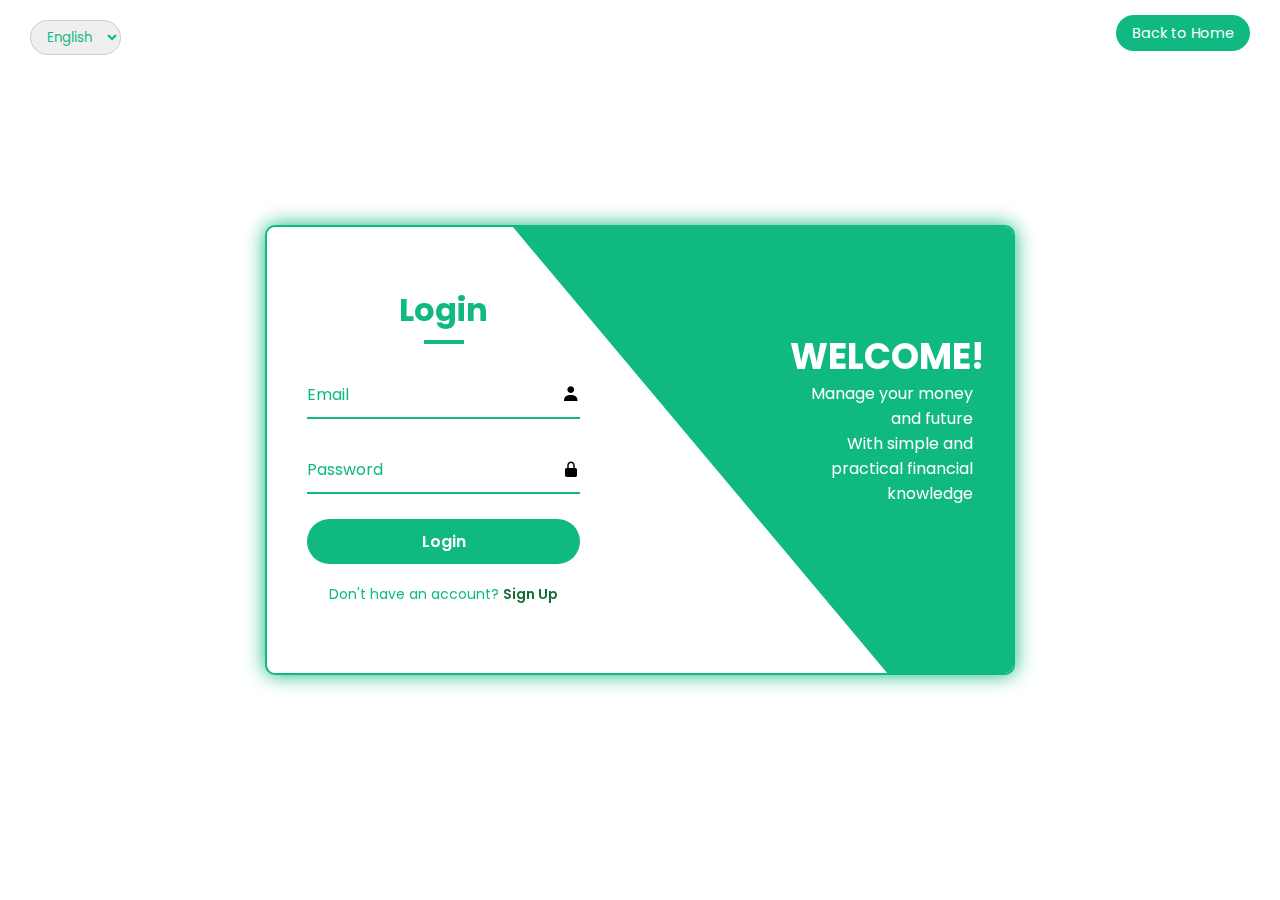
<file: login.html>
<!DOCTYPE html>
<html lang="en">
<head>
<meta charset="utf-8"/>
<meta content="width=device-width, initial-scale=1.0" name="viewport"/>
<title>Login Register form</title>

<!-- Boxicons CDN -->
<link href="https://unpkg.com/boxicons@2.1.4/css/boxicons.min.css" rel="stylesheet"/>
<!-- Custom CSS -->
<link href="login.css" rel="stylesheet">

<style>
@keyframes fadeInUp {
  from { opacity: 0; transform: translateY(40px); }
  to   { opacity: 1; transform: translateY(0); }
}
.wrapper { animation: fadeInUp 0.8s ease-out both; }

.language-switch {
  position: absolute;
  top: 20px;
  left: 30px;
  z-index: 99;
}

/* ===== Mobile-friendly overrides (เพิ่มส่วนนี้) ===== */
@media (max-width: 768px) {
  /* จัดหน้าให้เริ่มจากบน และเว้นพื้นที่ปุ่มบน */
  body{
    display: flex;
    justify-content: center;
    align-items: flex-start;
    min-height: 100vh;
    padding-top: max(64px, env(safe-area-inset-top));
    background: #f7fafb;
  }

  /* ปุ่มภาษา + ปุ่มกลับ ให้อยู่มุมบนแบบ fixed */
  .language-switch{ position: fixed; top: 12px; left: 12px; z-index: 99; }
  .back-home-button{ position: fixed !important; top: 12px !important; right: 12px !important; z-index: 99; }

  /* กล่องหลักให้กว้างเต็มจอ สูงอัตโนมัติ ไม่ลอย */
  .wrapper{
    width: 100%;
    max-width: 520px;
    height: auto;
    margin: 0 auto 24px;
    border-radius: 16px;
    border: 1px solid #e2e8f0;
    box-shadow: 0 6px 24px rgba(0,0,0,.08);
    overflow: hidden;
  }

  /* ตัดพื้นหลังลายเอียงออกบนมือถือ */
  .wrapper .rotate-bg,
  .wrapper .rotate-bg2{
    display: none;
  }

  /* ฟอร์มให้เรียงเป็นคอลัมน์เดียว กินเต็มพื้นที่ */
  .wrapper .form-box{
    position: static;
    width: 100%;
    height: auto;
    padding: 24px 18px;
    display: none; /* ซ่อนก่อน แล้วค่อยโชว์เฉพาะอันที่ใช้งาน */
    flex-direction: column;
    justify-content: center;
  }

  /* แสดงเฉพาะกล่องที่ใช้งาน (login หรือ register) */
  .wrapper:not(.active) .form-box.login{ display: flex; }
  .wrapper.active .form-box.register{ display: flex; }

  /* ซ่อนกล่องข้อความด้านขวาในมือถือ เพื่อไม่ให้แน่น */
  .wrapper .info-text{ display: none; }

  /* ลด/ปิดเอฟเฟกต์เลื่อนบนมือถือให้ภาพนิ่งไม่ลอย */
  .wrapper .form-box .animation{
    transform: none !important;
    filter: none !important;
    opacity: 1 !important;
    transition: none !important;
  }

  /* ช่องกรอก/ปุ่มให้แตะง่ายและไม่เกิดการซูมใน iOS */
  .input-box input{
    font-size: 16px;   /* ≥16px ป้องกัน iOS auto-zoom */
    padding-right: 28px;
  }
  form button{
    width: 100%;
    height: 48px;
    font-size: 16px;
    border-radius: 12px;
  }

  /* ระยะห่างข้อความลิงก์ */
  form .linkTxt{
    margin: 16px 0 0;
    text-align: center;
  }
}

/* จอเล็กมาก */
@media (max-width: 360px){
  .wrapper{ max-width: 94vw; }
  .language-switch select{ transform: scale(.95); }
}
</style>
</head>
<body>

<!-- Language Switch -->
<div class="language-switch">
  <select id="langSelect" onchange="switchLang()" style="padding: 6px 12px; border-radius: 20px; border: 1px solid #ccc; color: #10b981;">
    <option value="th">ไทย</option>
    <option value="en">English</option>
  </select>
</div>

<!-- Back to Home -->
<a class="back-home-button" href="index.html" style="position: absolute; top: 20px; right: 30px; z-index: 99; text-decoration: none;">
  <span id="btn-back" style="background-color: #10b981; color: white; padding: 8px 16px; border: none; border-radius: 20px; font-size: 0.9rem; cursor: pointer;">
    Back to Home
  </span>
</a>

<!-- Wrapper -->
<div class="wrapper">
  <span class="rotate-bg"></span>
  <span class="rotate-bg2"></span>

  <!-- Login Box -->
  <div class="form-box login active">
    <h2 class="title animation" style="--i:0; --j:21" id="login-title">Login</h2>
    <form action="login.php" method="POST">
      <div class="input-box animation" style="--i:1; --j:22">
        <input name="email" required type="email"/>
        <label id="label-email">Email</label>
        <i class="bx bxs-user"></i>
      </div>
      <div class="input-box animation" style="--i:2; --j:23">
        <input name="password" required type="password"/>
        <label id="label-password">Password</label>
        <i class="bx bxs-lock-alt"></i>
        <div id="login-error" style="color: red; font-size: 0.9rem; margin-top: 4px; display: none;"></div>
      </div>
      <button class="btn animation" style="--i:3; --j:24" type="submit" id="btn-login">Login</button>
      <div class="linkTxt animation" style="--i:5; --j:25">
        <p id="no-account">Don't have an account? <a class="register-link" href="#">Sign Up</a></p>
      </div>
    </form>
  </div>

  <div class="info-text login">
    <h2 class="animation" style="--i:0; --j:20" id="login-welcome">Welcome!</h2>
    <p class="animation" style="--i:1; --j:21" id="login-subtext">
      Manage your money and future<br/>
      With simple and practical financial knowledge
    </p>
  </div>

  <!-- Register -->
  <div class="form-box register active">
    <h2 class="title animation" style="--i:17; --j:0" id="signup-title">Sign Up</h2>
    <form action="register.php" method="POST">
      <div class="input-box animation" style="--i:18; --j:1">
        <input name="username" required type="text"/>
        <label id="label-username">Username</label>
        <i class="bx bxs-user"></i>
      </div>
      <div class="input-box animation" style="--i:19; --j:2">
        <input name="email" required type="email"/>
        <label>Email</label>
        <i class="bx bxs-envelope"></i>
      </div>
      <div class="input-box animation" style="--i:20; --j:3">
        <input name="password" required type="password"/>
        <label>Password</label>
        <i class="bx bxs-lock-alt"></i>
      </div>
      <button class="btn animation" style="--i:21;--j:4" type="submit" id="btn-signup">Sign Up</button>
      <div class="linkTxt animation" style="--i:22; --j:5">
        <p id="have-account">Already have an account? <a class="login-link" href="#">Login</a></p>
      </div>
    </form>
  </div>

  <div class="info-text register">
    <h2 class="animation" style="--i:17; --j:0;" id="signup-welcome">Start your financial journey</h2>
    <p class="animation" style="--i:18; --j:1;" id="signup-subtext">
      Create an account and take control of your money with ease.
    </p>
  </div>
</div>

<script src="script.js"></script>

<script>
const texts = {
  en: {
    loginTitle: "Login",
    emailLabel: "Email",
    passwordLabel: "Password",
    loginButton: "Login",
    noAccount: `Don't have an account? <a class="register-link" href="#">Sign Up</a>`,
    loginWelcome: "WELCOME!",
    loginSubtext: `Manage your money and future<br>With simple and practical financial knowledge`,
    signupTitle: "Sign Up",
    usernameLabel: "Username",
    signupButton: "Sign Up",
    haveAccount: `Already have an account? <a class="login-link" href="#">Login</a>`,
    signupWelcome: "Start your financial journey",
    signupSubtext: `Create an account and take control of your money with ease`,
    backButton: "Back to Home",
    err_required: "Please enter email and password.",
    err_email: "Please enter a valid email address.",
    err_password_len: "Password must be at least 6 characters.",
    err_invalid: "Incorrect email or password.",
    err_locked: "Your account is locked. Please contact support.",
    err_unknown: "Something went wrong. Please try again."
  },
  th: {
    loginTitle: "เข้าสู่ระบบ",
    emailLabel: "อีเมล",
    passwordLabel: "รหัสผ่าน",
    loginButton: "เข้าสู่ระบบ",
    noAccount: `ยังไม่มีบัญชี? <a class="register-link" href="#">สมัครสมาชิก</a>`,
    loginWelcome: "ยินดีต้อนรับ!",
    loginSubtext: `จัดการการเงินและอนาคตของคุณ<br>ด้วยความรู้ทางการเงินที่เข้าใจง่าย`,
    signupTitle: "สมัครสมาชิก",
    usernameLabel: "ชื่อผู้ใช้",
    signupButton: "สมัครสมาชิก",
    haveAccount: `มีบัญชีอยู่แล้ว? <a class="login-link" href="#">เข้าสู่ระบบ</a>`,
    signupWelcome: "เริ่มต้นเส้นทางการเงินของคุณ",
    signupSubtext: `สร้างบัญชีเพื่อควบคุมการเงินของคุณได้อย่างง่ายดาย`,
    backButton: "กลับหน้าแรก",
    err_required: "กรุณากรอกอีเมลและรหัสผ่าน",
    err_email: "กรุณากรอกอีเมลให้ถูกต้อง",
    err_password_len: "รหัสผ่านต้องมีความยาวอย่างน้อย 6 ตัวอักษร",
    err_invalid: "อีเมลหรือรหัสผ่านไม่ถูกต้อง",
    err_locked: "บัญชีถูกระงับการใช้งาน กรุณาติดต่อเจ้าหน้าที่",
    err_unknown: "เกิดข้อผิดพลาด กรุณาลองใหม่อีกครั้ง"
  }
};

function bindAuthSwitch() {
  const wrapper = document.querySelector(".wrapper");
  const reg = document.querySelector(".register-link");
  const login = document.querySelector(".login-link");
  if (reg) reg.onclick = (e)=>{ e.preventDefault(); wrapper.classList.add("active"); };
  if (login) login.onclick = (e)=>{ e.preventDefault(); wrapper.classList.remove("active"); };
}

function switchLang() {
  const lang = document.getElementById("langSelect").value;
  localStorage.setItem("lang", lang);
  const t = texts[lang];

  document.getElementById("login-title").innerText = t.loginTitle;
  document.getElementById("label-email").innerText = t.emailLabel;
  document.getElementById("label-password").innerText = t.passwordLabel;
  document.getElementById("btn-login").innerText = t.loginButton;
  document.getElementById("no-account").innerHTML = t.noAccount;
  document.getElementById("login-welcome").innerText = t.loginWelcome;
  document.getElementById("login-subtext").innerHTML = t.loginSubtext;

  document.getElementById("signup-title").innerText = t.signupTitle;
  document.getElementById("label-username").innerText = t.usernameLabel;
  document.getElementById("btn-signup").innerText = t.signupButton;
  document.getElementById("have-account").innerHTML = t.haveAccount;
  document.getElementById("signup-welcome").innerText = t.signupWelcome;
  document.getElementById("signup-subtext").innerHTML = t.signupSubtext;

  document.getElementById("btn-back").innerText = t.backButton;

  hideLoginError();
  bindAuthSwitch();
}

/* -------- Error helpers -------- */
function showLoginError(keyOrText) {
  const lang = localStorage.getItem("lang") || "en";
  const t = texts[lang];
  const msg = t[keyOrText] || keyOrText || t.err_unknown;
  const box = document.getElementById("login-error");
  if (!box) return;
  box.innerText = msg;
  box.style.display = "block";
  box.style.animation = "shake 0.3s";
  setTimeout(()=> box.style.animation = "", 300);
}
function hideLoginError() {
  const box = document.getElementById("login-error");
  if (!box) return;
  box.innerText = "";
  box.style.display = "none";
}

/* -------- Client validation -------- */
function isValidEmail(email){ return /^[^\s@]+@[^\s@]+\.[^\s@]+$/.test(email); }

document.addEventListener("DOMContentLoaded", () => {
  const lang = localStorage.getItem("lang") || "en";
  document.getElementById("langSelect").value = lang;
  document.getElementById("btn-back").innerText = texts[lang].backButton;
  switchLang();

  const loginForm = document.querySelector(".form-box.login form");
  if (loginForm) {
    loginForm.setAttribute("novalidate", "novalidate");
    loginForm.addEventListener("submit", (e)=>{
      hideLoginError();
      const formData = new FormData(loginForm);
      const email = (formData.get("email") || "").toString().trim();
      const password = (formData.get("password") || "").toString();

      if (!email || !password) { e.preventDefault(); showLoginError("err_required"); return; }
      if (!isValidEmail(email)) { e.preventDefault(); showLoginError("err_email"); return; }
      if (password.length < 6) { e.preventDefault(); showLoginError("err_password_len"); return; }
    });
  }

  const params = new URLSearchParams(location.search);
  const error = params.get("error");
  if (error) {
    if (["invalid","locked","unknown"].includes(error)) {
      showLoginError(`err_${error}`);
    } else {
      showLoginError(decodeURIComponent(error));
    }
  }

  bindAuthSwitch();
});

/* เอฟเฟกต์สั่นนิด ๆ เมื่อขึ้น error */
const style = document.createElement('style');
style.textContent = `
@keyframes shake {
  0% { transform: translateX(0) }
  25% { transform: translateX(-3px) }
  50% { transform: translateX(3px) }
  75% { transform: translateX(-2px) }
  100% { transform: translateX(0) }
}
`;
document.head.appendChild(style);
</script>

</body>
</html>
</file>
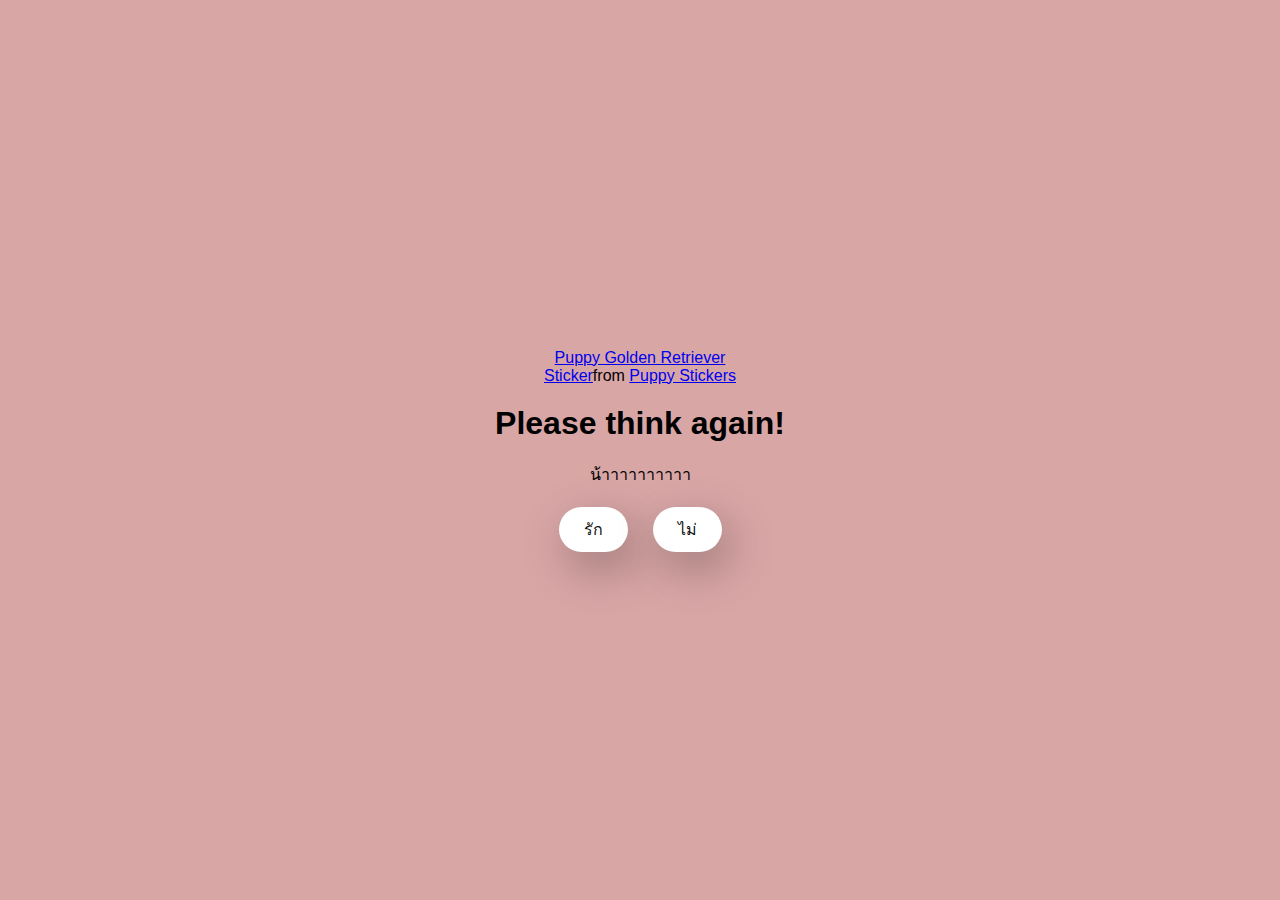
<file: no1.html>
<!DOCTYPE html>
<html lang="en">

<head>
  <meta charset="UTF-8" />
  <meta name="viewport" content="width=device-width, initial-scale=1.0" />
  <title>Ask Her Out</title>

  <link rel="stylesheet" href="./style.css" />
</head>

<body>
  <div class="container">
<div class="tenor-gif-embed" data-postid="15612814" data-share-method="host" data-aspect-ratio="1.29555" data-width="100%"><a href="https://tenor.com/view/puppy-golden-retriever-relax-chillin-nope-gif-15612814">Puppy Golden Retriever Sticker</a>from <a href="https://tenor.com/search/puppy-stickers">Puppy Stickers</a></div> <script type="text/javascript" async src="https://tenor.com/embed.js"></script>
    <h1>Please think again! </h1>
    <p>น้าาาาาาาาาา</p>

    <div class="btn">
      <a href="yes.html">รัก</a>
      <a href="no2.html">ไม่</a>
    </div>
  </div>
</body>

</html>
</file>
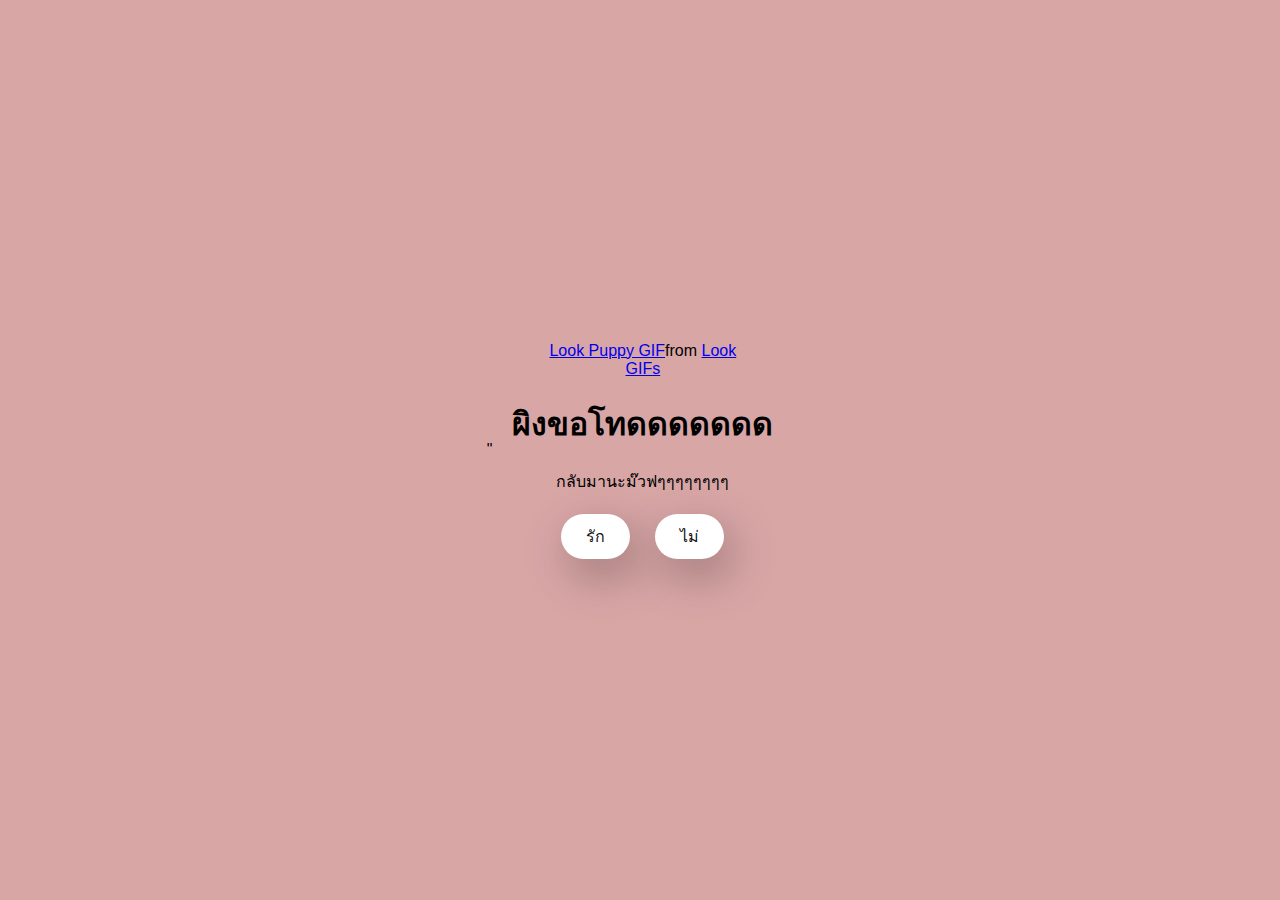
<file: no2.html>
"<!DOCTYPE html>
<html lang="en">

<head>
  <meta charset="UTF-8" />
  <meta name="viewport" content="width=device-width, initial-scale=1.0" />
  <title>Ask Her Out</title>

  <link rel="stylesheet" href="./style.css" />
</head>

<body>
  <div class="container">
  <div class="tenor-gif-embed" data-postid="10564823660310697247" data-share-method="host" data-aspect-ratio="2.44118" data-width="100%"><a href="https://tenor.com/view/look-puppy-hi-hello-gif-10564823660310697247">Look Puppy GIF</a>from <a href="https://tenor.com/search/look-gifs">Look GIFs</a></div> <script type="text/javascript" async src="https://tenor.com/embed.js"></script>
    <h1>ผิงขอโทดดดดดดด</h1>
    <p>กลับมานะม๊วฟๆๆๆๆๆๆๆๆ</p>

    <div class="btn">
      <a href="yes.html">รัก</a>
      <a href="no3.html">ไม่</a>
    </div>
  </div>
</body>

</html>
</file>
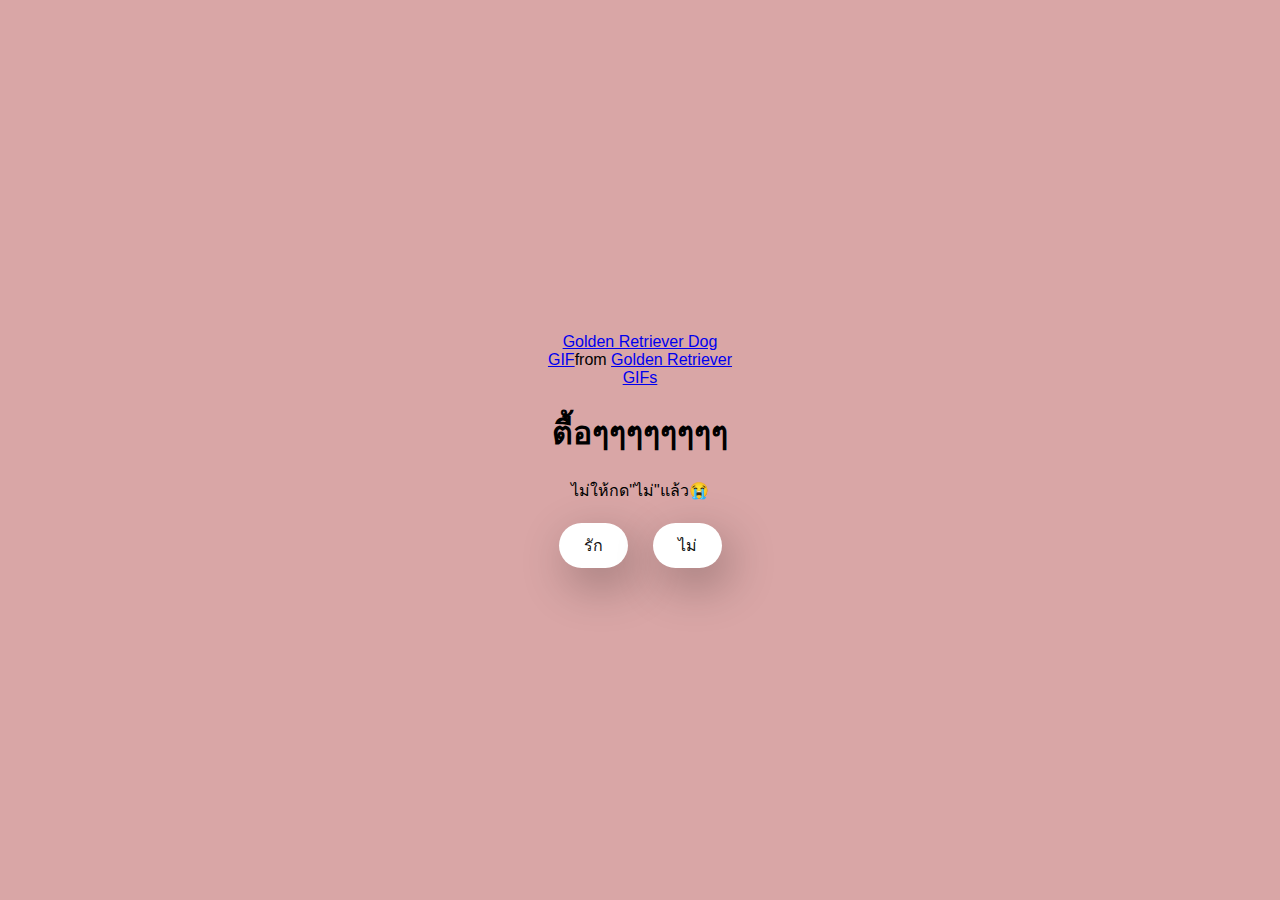
<file: no3.html>
<!DOCTYPE html>
<html lang="en">

<head>
  <meta charset="UTF-8" />
  <meta name="viewport" content="width=device-width, initial-scale=1.0" />
  <title>Ask Her Out</title>

  <link rel="stylesheet" href="./style.css" />
</head>

<body>
  <div class="container">
    <div class="tenor-gif-embed" data-postid="11956217" data-share-method="host" data-aspect-ratio="0.748" data-width="100%"><a href="https://tenor.com/view/golden-retriever-dog-sad-pat-gif-11956217">Golden Retriever Dog GIF</a>from <a href="https://tenor.com/search/golden+retriever-gifs">Golden Retriever GIFs</a></div> <script type="text/javascript" async src="https://tenor.com/embed.js"></script>

    <h1>ตื้อๆๆๆๆๆๆๆๆ</h1>
    <p>ไม่ให้กด"ไม่"แล้ว😭</p>

    <div class="btn">
      <a href="yes.html">รัก</a>
      <a href="#" id="move-random">ไม่</a>
    </div>
  </div>

  <script src="./script.js"></script>
</body>

</html>
</file>
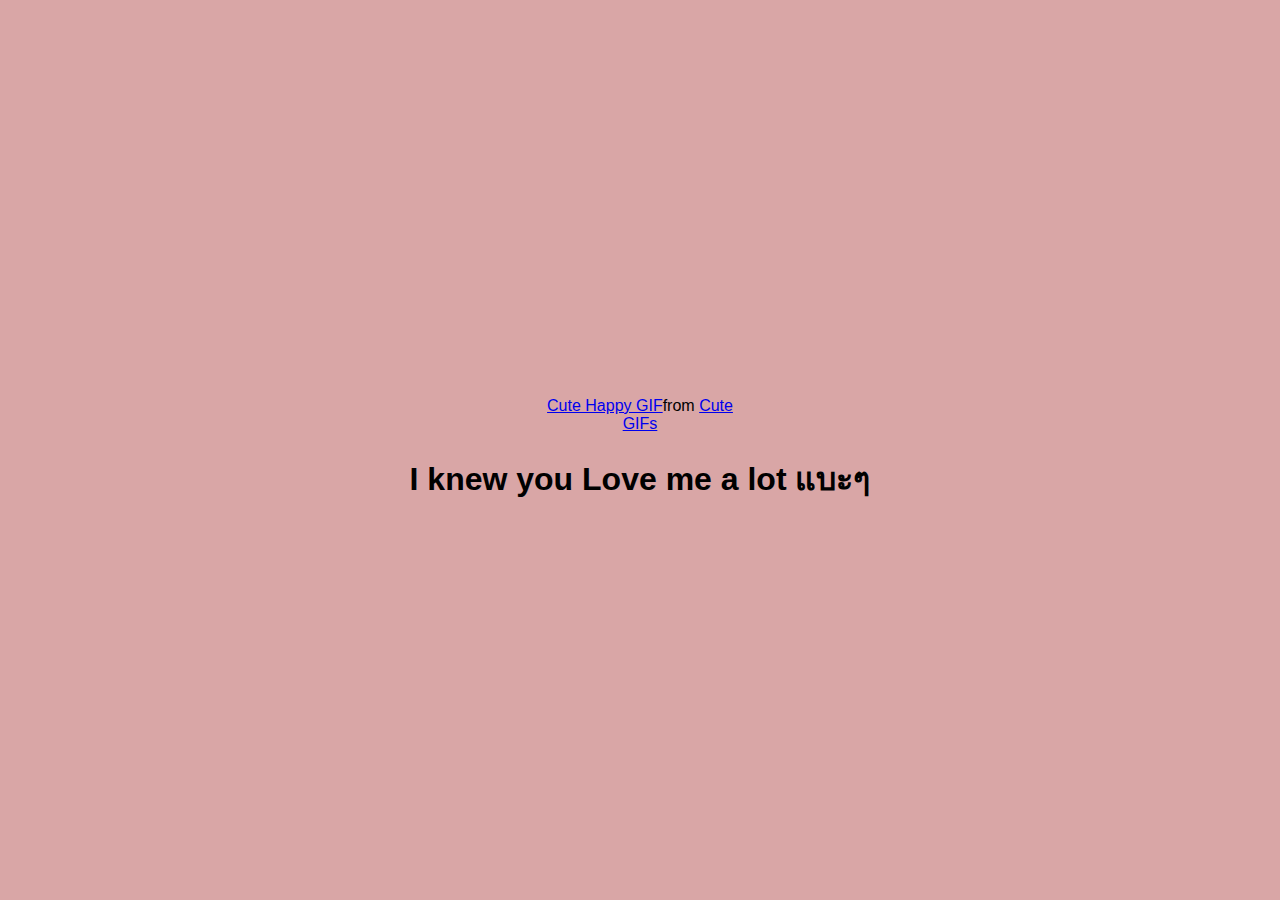
<file: yes.html>
<!DOCTYPE html>
<html lang="en">

<head>
  <meta charset="UTF-8" />
  <meta name="viewport" content="width=device-width, initial-scale=1.0" />
  <title>Ask Her Out</title>

  <link rel="stylesheet" href="./style.css" />
</head>

<body>
  <div class="container">
<div class="tenor-gif-embed" data-postid="24285027" data-share-method="host" data-aspect-ratio="0.8" data-width="100%"><a href="https://tenor.com/view/cute-happy-good-boy-heart-gif-24285027">Cute Happy GIF</a>from <a href="https://tenor.com/search/cute-gifs">Cute GIFs</a></div> <script type="text/javascript" async src="https://tenor.com/embed.js"></script>
    <h1>I knew you Love me a lot แบะๆ</h1>
  </div>
</body>

</html>
</file>
<file: login.css>
@import url('https://fonts.googleapis.com/css2?family=Poppins:wght@300;400;500;600;700;800&display=swap');

:root{
    --white: #ffffff;
    --black: #10b981; 
    --lightBulue: #17a;
}

*{
    margin: 0;
    padding: 0;
    box-sizing: border-box;
    font-family: 'Poppins', sans-serif;
}

body{
    display: flex;
    justify-content: center;
    align-items: center;
    min-height: 100vh;
}

.wrapper{
    position: relative;
    width: 750px;
    height: 450px;
    background: var(--white);
    border: 2px solid #10b981;
    border-radius: 10px;
    box-shadow: 0 0 20px #10b981;
    overflow: hidden;
}


.wrapper .form-box{
    position: absolute;
    top: 0;
    width: 50%;
    height: 100%;
    display: flex;
    justify-content: center;
    flex-direction: column;
}

.wrapper .form-box.login{
    left: 0;
    padding: 0 60px 0 40px;
}

.form-box h2{
    margin-bottom: 10px;
    position: relative;
    font-size: 32px;
    color: #10b981;
    text-align: center;
}

.form-box h2::after{
    content: "";
    position: absolute;
    bottom: -10px;
    left: 50%;
    transform: translateX(-50%);
    width: 40px;
    height: 4px;
    background: #10b981;
}

.form-box .input-box{
    position: relative;
    width: 100%;
    height: 50px;
    margin: 25px 0;
}

.input-box input{
    width: 100%;
    height: 100%;
    background: transparent;
    color: #10b981;
    font-size: 16px;
    font-weight: 500;
    border: none;
    outline: none;
    border-bottom: 2px solid #10b981;
    transition: .5s;
    padding-right: 23px;
}

.input-box input:focus,
.input-box input:valid{
    border-bottom-color: #54bd9a;
}

.input-box label{
    position: absolute;
    top: 50%;
    left: 0;
    transform: translateY(-50%);
    font-size: 16px;
    color: #10b981;
    pointer-events: none;
    transition: 0.5s;
}


.input-box input:focus~label,
.input-box input:valid~label{
    top: -5px;
    color: #10b981;
}


.input-box i{
    position: absolute;
    top: 50%;
    right: 0;
    transform: translateY(-50%);
    font-size: 18px;
    transition: 0.5s;
}

.input-box input:focus~i,
.input-box input:valid~i{
    color: #10b981;
}

form button{
    width: 100%;
    height: 45px;
    background-color: #10b981;
    color: var(--white);
    border: none;
    outline: none;
    border-radius: 40px;
    cursor: pointer;
    font-size: 16px;
    font-weight: 600;
    transition: .3s;
}

form button:hover{
    box-shadow: 0 0 10px #10b981;
}

form .linkTxt{
    font-size: 14px;
    color: #10b981;
    text-align: center;
    margin: 20px 0 10px;
}

.linkTxt p a{
    color: rgb(20, 109, 54);
    text-decoration: none;
    font-weight: 600;
}

.wrapper .form-box.login .animation{
    transform: translateX(0);
    transition: 0.7s ease;
    opacity: 1;
    filter: blur(0);
    transition-delay: calc(.1s * var(--j));
}


.wrapper.active .form-box.login .animation{
    transform: translateX(-120%);
    opacity: 0;
    filter: blur(10px);
    transition-delay: calc(.1s * var(--i));
}






.wrapper .info-text{
    position: absolute;
    top: 0;
    width: 50%;
    height: 100%;
    display: flex;
    flex-direction: column;
    justify-content: center;
}

.wrapper .info-text.login{
    right: 0;
    text-align: right;
    padding: 0 40px 60px 150px;

}

.wrapper .info-text h2{
    font-size: 36px;
    color: var(--white);
    line-height: 1.3;
    text-transform: uppercase;
}

.wrapper .info-text p{
    font-size: 16px;
    color: var(--white);
}


.wrapper .info-text.login .animation{
    transform: translateX(0);
    opacity: 1;
    filter: blur(0);
    transition: 0.7s ease;
    transition-delay: calc(.1s * var(--j));
}
.wrapper.active .info-text.login .animation{
    transform: translateX(120px);
    opacity: 0;
    filter: blur(10px);
    transition: 0.7s ease;
    transition-delay: calc(.1s * var(--i));
}





.wrapper .rotate-bg{
    position: absolute;
    top: -4px;
    right: 0;
    width: 850px;
    height: 600px;
    background: #10b981;
    transform: rotate(10deg) skewY(40deg);
    transform-origin: bottom right;
    transition: 1.5s ease;
    transition-delay: 1.6s;
}

.wrapper.active .rotate-bg{
    transform: rotate(0) skewY(0);
    transition-delay: 0.5s;
}











.wrapper .form-box.register{
    padding: 0 40px 0 60px;
    right: 0;
}

.wrapper.active .form-box.register{
    pointer-events: auto;
}


.wrapper .form-box.register .animation{
    transform: translateX(120%);
    opacity: 0;
    filter: blur(10px);
    transition: .7s ease;
    transition-delay: calc(.1s * var(--j));
}

.wrapper.active .form-box.register .animation{
    transform: translateX(0);
    opacity: 1;
    filter: blur(0);
    transition-delay: calc(.1s * var(--i));
}



.wrapper .info-text.register{
    left: 0;
    text-align: left;
    padding: 0 150px 60px 40px;
    pointer-events: none;
}

.wrapper.active .info-text.register{
    pointer-events: auto;
}


.wrapper .info-text.register .animation{
    transform: translateX(-120%);
    opacity: 0;
    filter: blur(10px);
    transition: .7s ease;
    transition-delay: calc(.1s * var(--j));
}

.wrapper.active .info-text.register .animation{
    transform: translateX(0);
    opacity: 1;
    filter: blur(0);
    transition-delay: calc(.1s * var(--i));
}




.wrapper .rotate-bg2{
    position: absolute;
    top: 100%;
    left: 250px;
    width: 850px;
    height: 700px;
    background: var(--white);
    transform: rotate(0) skewY(0);
    transform-origin: bottom left;
    transition: 1.5s ease;
    transition-delay: 0.5s;
}

.wrapper.active .rotate-bg2{
    transform: rotate(-11deg) skewY(-40deg);
    transition-delay: 1.2s;
}
</file>
<file: style.css>
* {
    margin: 0;
    padding: 0;
    box-sizing: border-box;
    font-family: sans-serif;
  }
  
  body {
    width: 100%;
    min-height: 100vh;
    display: flex;
    justify-content: center;
    align-items: center;
    background-color: #d9a6a6;
  }
  
  .container {
    display: flex;
    flex-direction: column;
    text-align: center;
    align-items: center;
    gap: 20px;
    max-width: 500px;
    margin: 20px;
  }
  
  .container .tenor-gif-embed {
    max-width: 200px;
  }
  
  .container .btn {
    display: flex;
    gap: 25px;
  }
  
  .btn a {
    text-decoration: none;
    color: #111;
    background: #fff;
    padding: 10px 25px;
    border-radius: 66px;
    box-shadow: 0.5rem 1rem 3rem hsl(0, 0%, 0%, 0.3);
  }
</file>
<file: styles.css>
/* Reset และพื้นฐาน */
body {
  margin: 0;
  font-family: 'Arial', sans-serif;
  scroll-behavior: smooth;
}

/* Navbar */
.navbar {
  display: flex;
  justify-content: space-between;
  align-items: center;
  padding: rem 2rem;
  background: #1e293b;
  color: #10b981;
  position: fixed;
  width: 100%;
  top: 0;
  z-index: 10;
}

.login-button {
    background-color: #0062ff;
    border: none;
    padding: 0.5rem 3rem;
    border-radius: 7px;
    color: white;
    cursor: pointer;
    margin-right: 2rem; /* เพิ่มบรรทัดนี้ */
}


/* Hero Section */
.hero {
  height: 100vh;
  display: flex;
  justify-content: center;
  align-items: center;
  background: linear-gradient(to bottom, #e0f7fa, #ffffff);
  padding-top: 50px;
  text-align: center;
}

.hero-content h2 {
  font-size: 2rem;
  margin-bottom: 1rem;
}

.start-button {
  font-size: 1.2rem;
  padding: 0.7rem 2rem;
  border: none;
  border-radius: 12px;
  background-color: #16a34a;
  color: white;
  cursor: pointer;
  transition: background 0.3s ease;
}

.start-button:hover {
  background-color: #209e4e;
}

/* Info section */
.info-section {
  padding: 5rem 2rem;
  background-color: #f9fafb;
  min-height: 100vh;
}

/* Parallax background */
.parallax-bg {
  background-image: url('https://images.unsplash.com/photo-1607746882042-944635dfe10e?auto=format&fit=crop&w=1500&q=80');
  background-size: cover;
  background-attachment: fixed;
  background-position: center;
  position: fixed; 
  top: 0;
  left: 0;
  width: 100%;
  height: 100vh;
  z-index: -1;
  opacity: 0.4;
  filter: brightness(0.7);
}



@keyframes fadeUp {
  0% {
    opacity: 0;
    transform: translateY(30px);
  }
  100% {
    opacity: 1;
    transform: translateY(0);
  }
}
.hero-content {
  animation: fadeUp 0.5s ease-out forwards;
}

.start-button {
  animation: fadeUp 1s ease-out forwards;
  animation-delay: 0.3s;
}
.info-section {
  animation: fadeUp 1s ease-out forwards;
  animation-delay: 0.6s;
}

/* ฟอนเท่ๆ */
body {
  margin: 0;
  font-family: 'Prompt', sans-serif;
  background-color: #f1f5f9;
  color: #1e293b;
}

/* Navbar เรียบ ๆ */
.navbar {
  background-color: white;
  box-shadow: 0 2px 8px rgba(0, 0, 0, 0.05);
  padding: 1rem 2rem;
  display: flex;
  justify-content: space-between;
  align-items: center;
  position: fixed;
  width: 100%;
  z-index: 10;
}

/* ปุ่ม login */
.login-button {
  background-color: #10b981;
  color: white;
  padding: 0.5rem 1rem;
  border: none;
  font-family: 'Prompt', sans-serif;
  border-radius: 9px;
  font-size: 1rem;
  transition: background 0.3s ease;
  right: 1rem;
  left: 5rem;
  top: auto;
}
.login-button:hover {
  background-color: #10b981;
}

/* Hero section */
.hero {
  height: 100vh;
  display: flex;
  align-items: center;
  justify-content: center;
  text-align: center;
  background: linear-gradient(to bottom, #e0f2fe, #ffffff);
  padding: 2rem;
}
.hero-content h2 {
  font-size: 2rem;
  margin-bottom: 1.5rem;
  color: #0f172a;
}
.start-button {
  background-color: #3b82f6;
  color: white;
  font-size: 1.2rem;
  padding: 0.75rem 2rem;
  border: none;
  font-family: 'Prompt', sans-serif;
  border-radius: 9999px;
  box-shadow: 0 4px 10px rgba(59, 130, 246, 0.3);
  transition: background 0.3s ease, transform 0.2s ease;
}
.start-button:hover {
  background-color: #2563eb;
  transform: translateY(-2px);
}

/* ส่วนเนื้อหาเพิ่มเติม */
.info-section {
  padding: 5rem 2rem;
  background-color: white;
  max-width: 800px;
  margin: auto;
  border-radius: 1rem;
  box-shadow: 0 4px 20px rgba(0,0,0,0.05);
}

/* Fade up animation */
@keyframes fadeUp {
  0% { opacity: 0; transform: translateY(20px); }
  100% { opacity: 1; transform: translateY(0); }
}

.hero-content, .start-button, .info-section {
  animation: fadeUp 1s ease-out;
}

.knowledge-section {
  padding: 4rem 2rem;
  background: #f7fafc;
  text-align: center;
}

.knowledge-section h2 {
  font-size: 2rem;
  margin-bottom: 2rem;
  color: #1e293b;
}

.knowledge-cards {
  display: flex;
  flex-wrap: wrap;
  gap: 2rem;
  justify-content: center;
}

.knowledge-card {
  background: #fff;
  box-shadow: 0 4px 20px 0 rgba(30,41,59,0.07);
  border-radius: 20px;
  padding: 2rem 1.5rem;
  width: 250px;
  cursor: pointer;
  transition: box-shadow 0.2s, transform 0.2s;
  border: 1px solid #e2e8f0;
}

.knowledge-card:hover {
  box-shadow: 0 6px 32px 0 rgba(30,41,59,0.13);
  transform: translateY(-5px) scale(1.03);
}

.knowledge-card h3 {
  color: #10b981;
  margin-bottom: 0.8rem;
  font-size: 1.3rem;
}

.knowledge-card p {
  color: #334155;
  font-size: 1rem;
}

@media (max-width: 600px) {
  .knowledge-cards {
    flex-direction: column;
    gap: 1rem;
  }
  .knowledge-card {
    width: 100%;
  }
}

.hero-icon {
  color: #10b981;
  font-size: 70px;
  margin-bottom: 20px;
}
.hero-subtitle {
  font-size: 1.2rem;
  color: #334155;
  margin-bottom: 1.5rem;
}
.hero-btn {
  background: #347cf7;
  color: #fff;
  padding: 0.8rem 2.5rem;
  border-radius: 25px;
  font-size: 1.2rem;
  margin-top: 20px;
  box-shadow: 0 6px 24px rgba(52,124,247,0.13);
  border: none;
  cursor: pointer;
  transition: transform 0.2s;
}
.hero-btn:hover {
  transform: translateY(-3px) scale(1.04);
}

.hero {
  background: linear-gradient(135deg, #d9f6fd 0%, #e2fced 100%);
  /* หรือเพิ่ม effect bubble */
  position: relative;
  overflow: hidden;
}

.hero::before, .hero::after {
  content: '';
  position: absolute;
  border-radius: 50%;
  opacity: 0.16;
}

.hero::before {
  width: 350px; height: 350px;
  left: 10vw; top: 10vh;
  background: #10b981;
  filter: blur(30px);
}
.hero::after {
  width: 280px; height: 280px;
  right: 8vw; bottom: 12vh;
  background: #38bdf8;
  filter: blur(24px);
}

.form-container {
  width: 100%;
  max-width: 500px;
  margin: 0 auto;
  text-align: center;
}

form input,
form select,
form textarea,
form button {
  display: block;
  width: 100%;
  max-width: 100%;
  padding: 8px 12px;
  font-size: 0.9rem;
  border: 2px solid #10b981;
  border-radius: 6px;
  margin: 10px auto;
  box-sizing: border-box;
}

form input:focus,
form select:focus {
  outline: none;
  border-color: #059669;
  box-shadow: 0 0 0 2px rgba(16, 185, 129, 0.2);
}

form button {
  background-color: #3b82f6;
  color: white;
  font-weight: bold;
  padding: 10px 0;
  border: none;
  border-radius: 8px;
  cursor: pointer;
  transition: 0.3s ease;
}

form button:hover {
  background-color: #2563eb;
}
</file>
